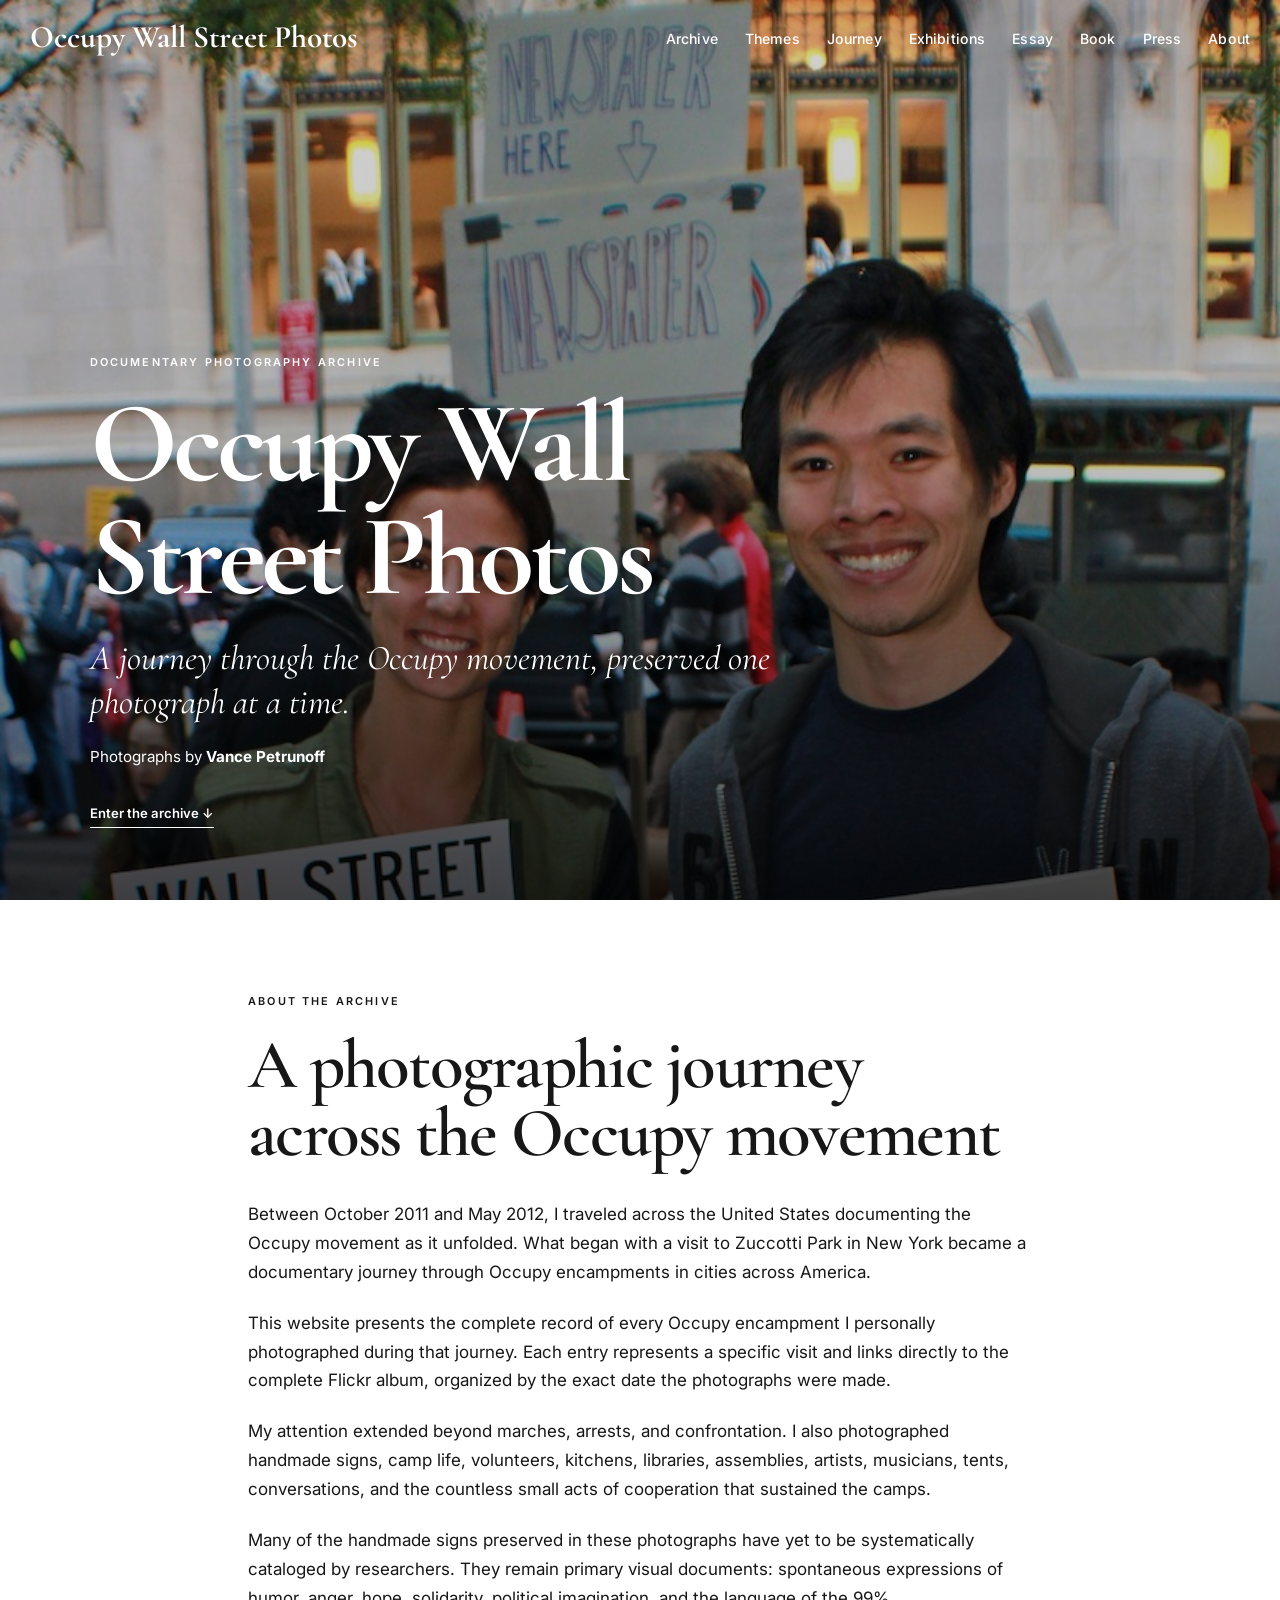
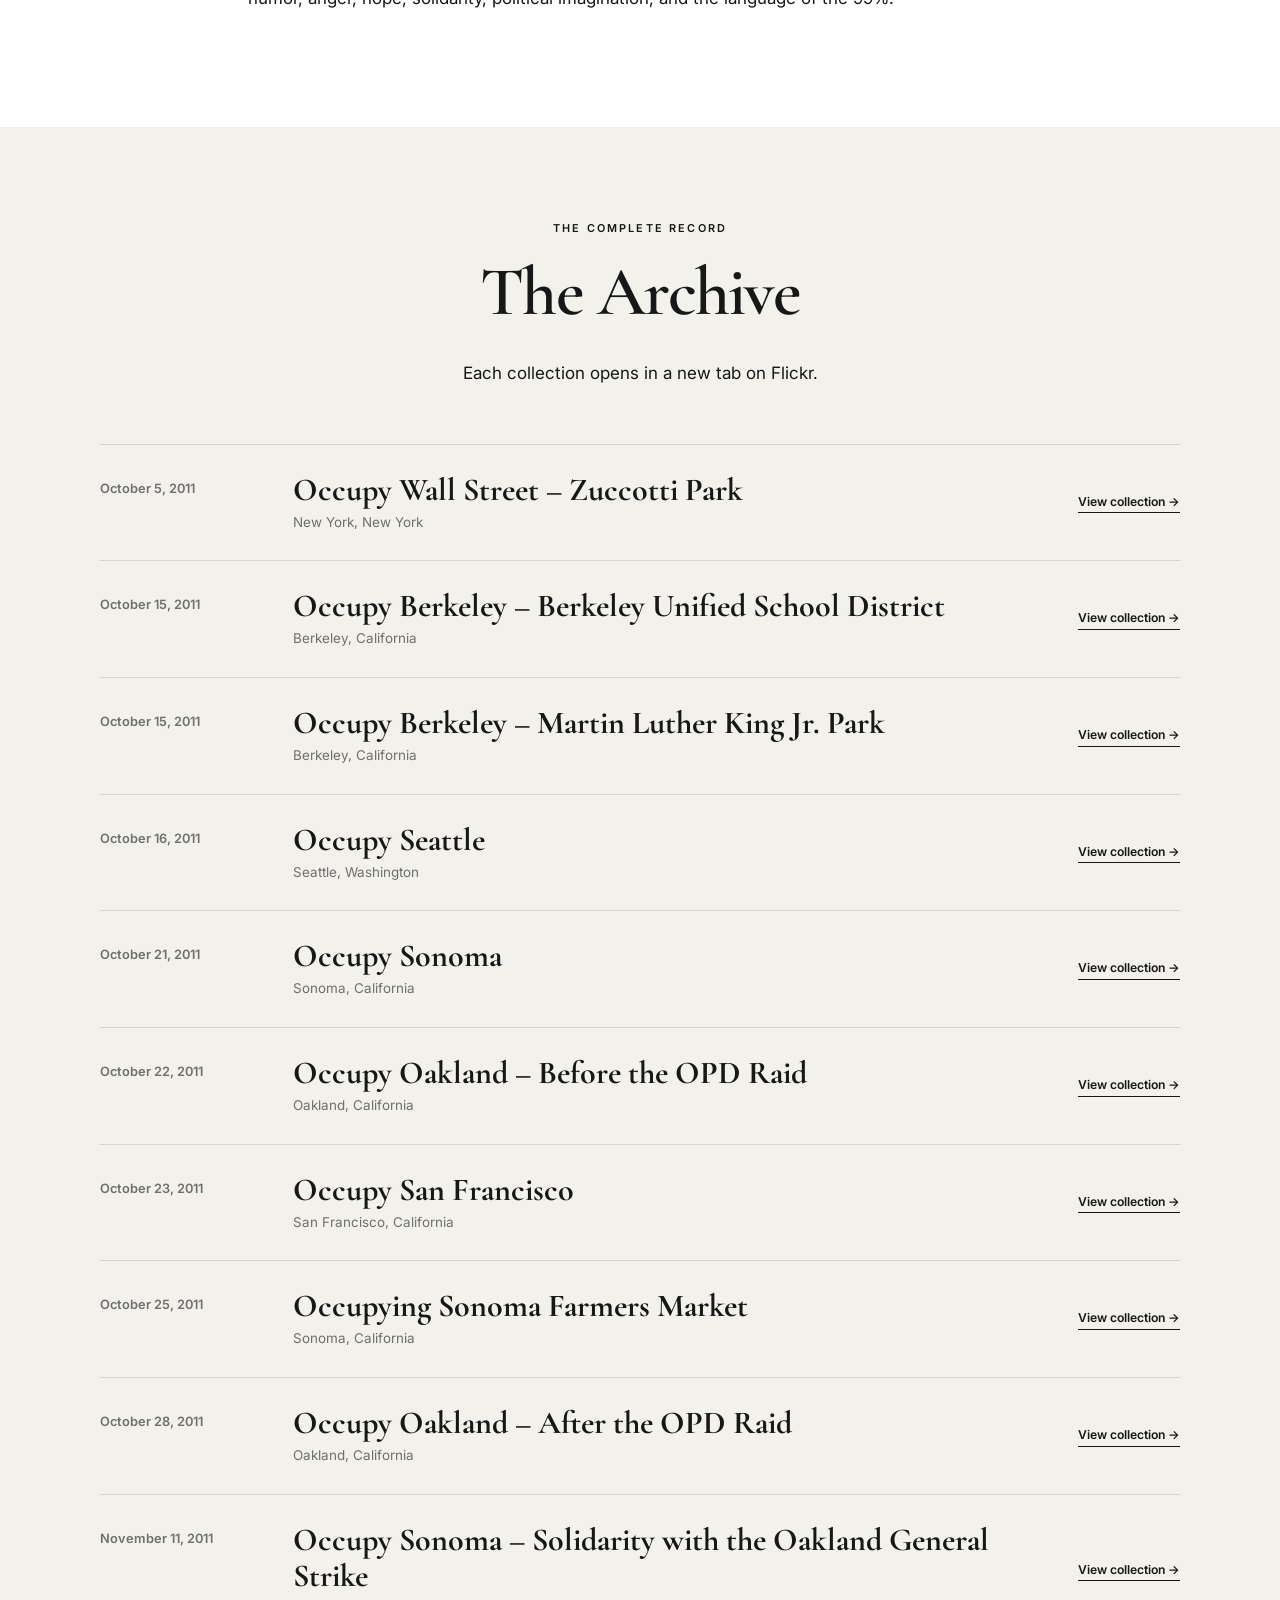
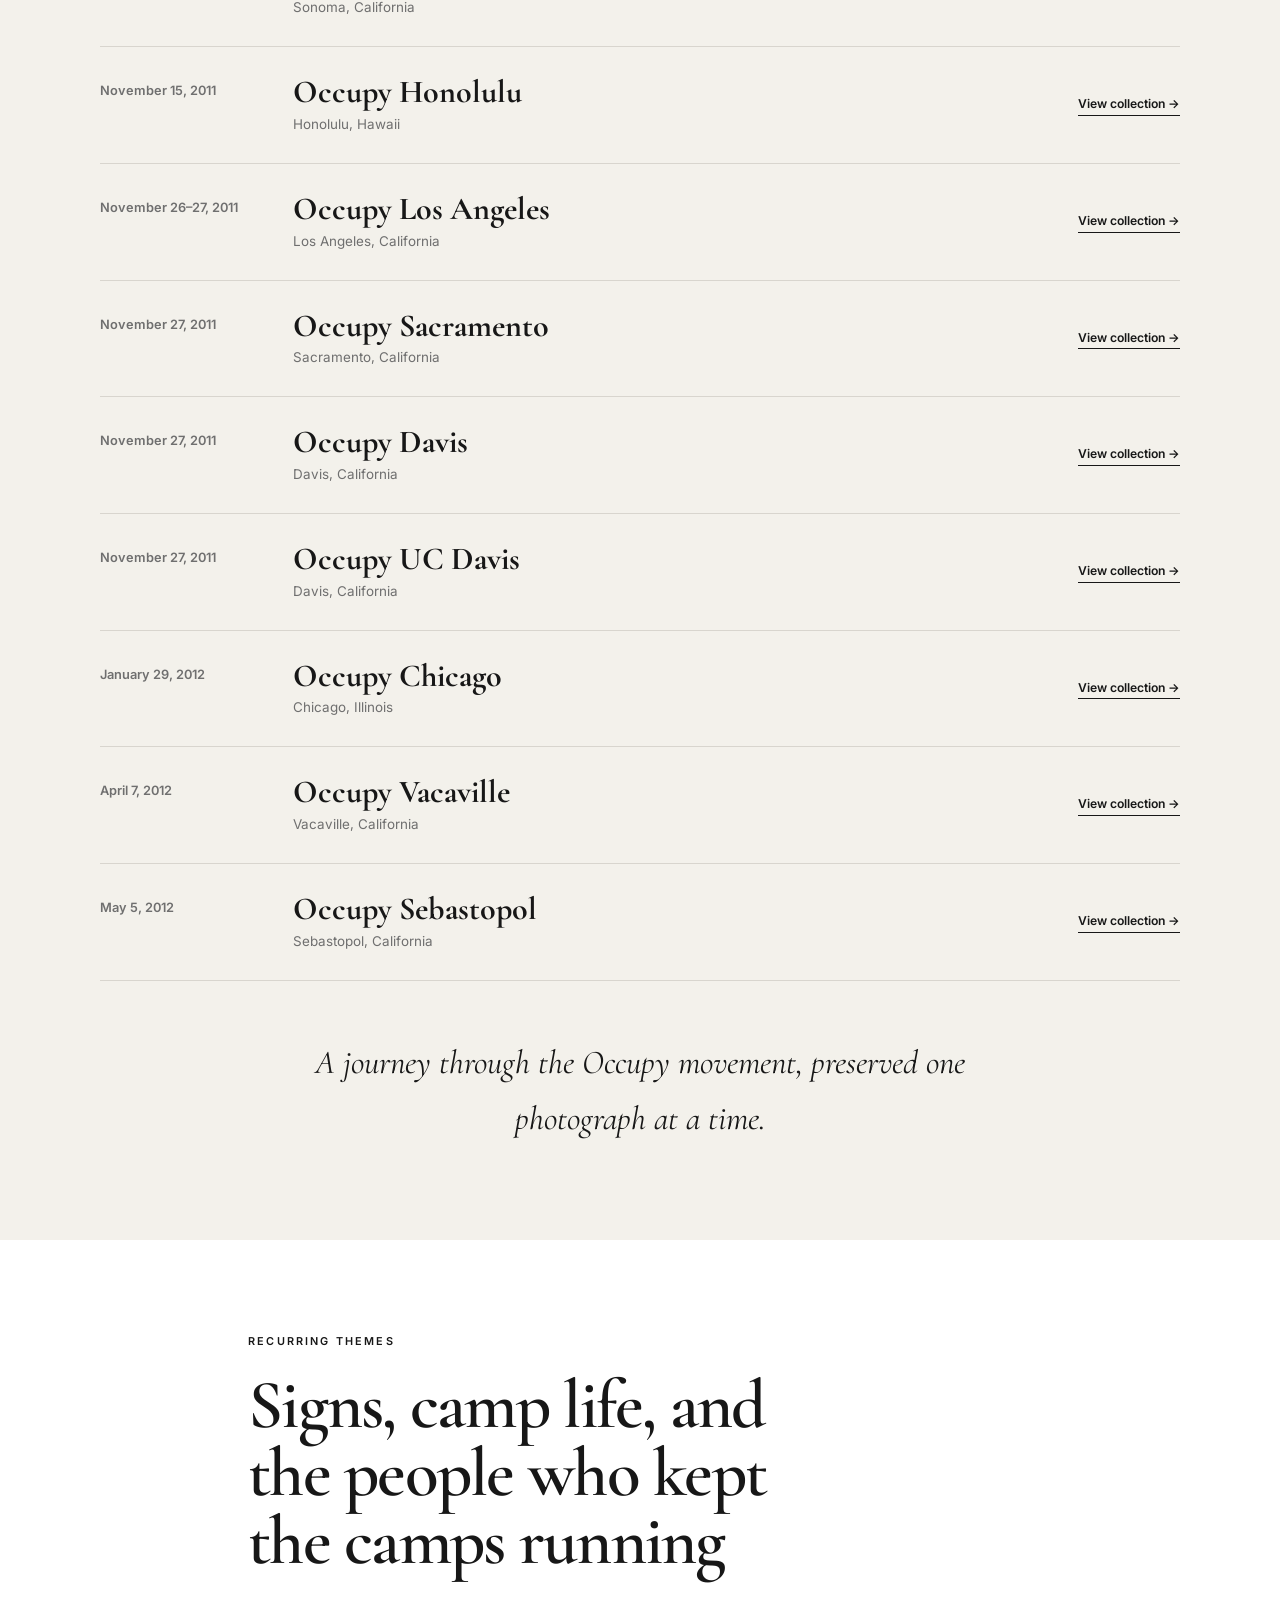
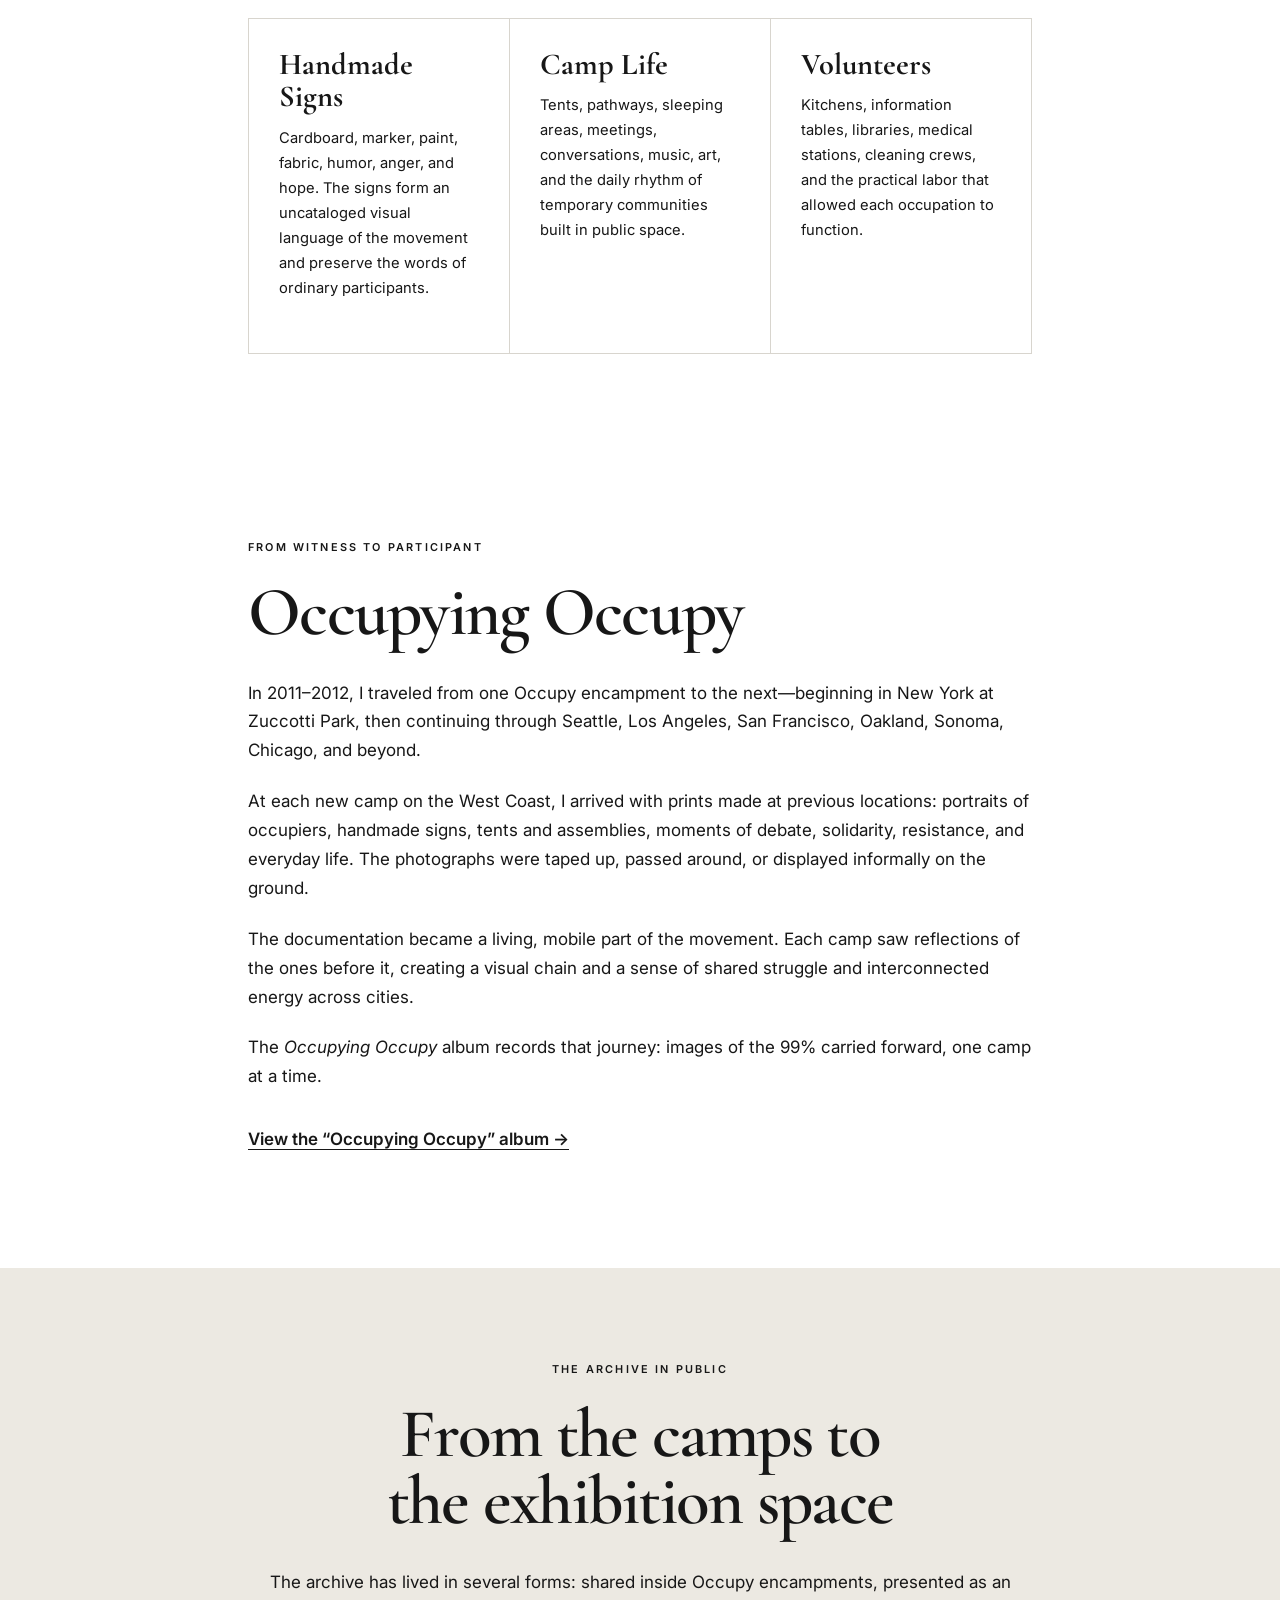
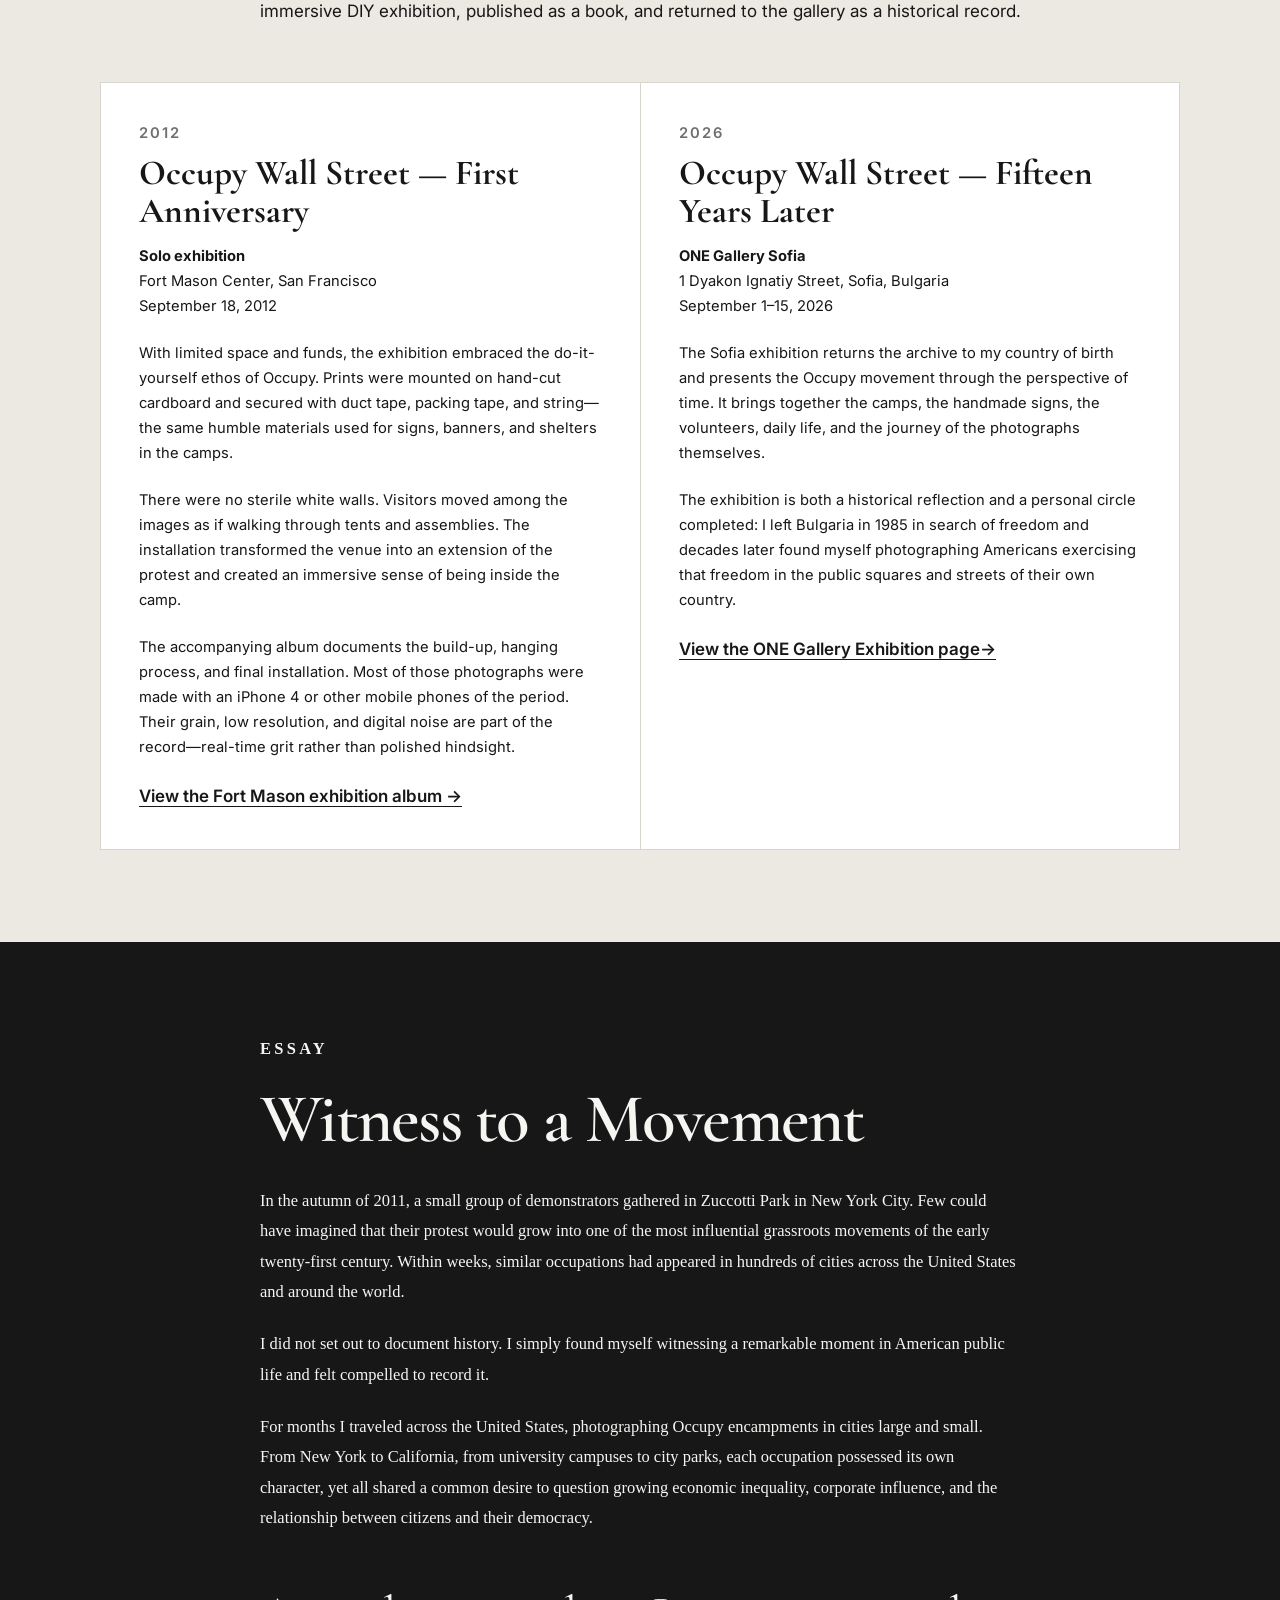
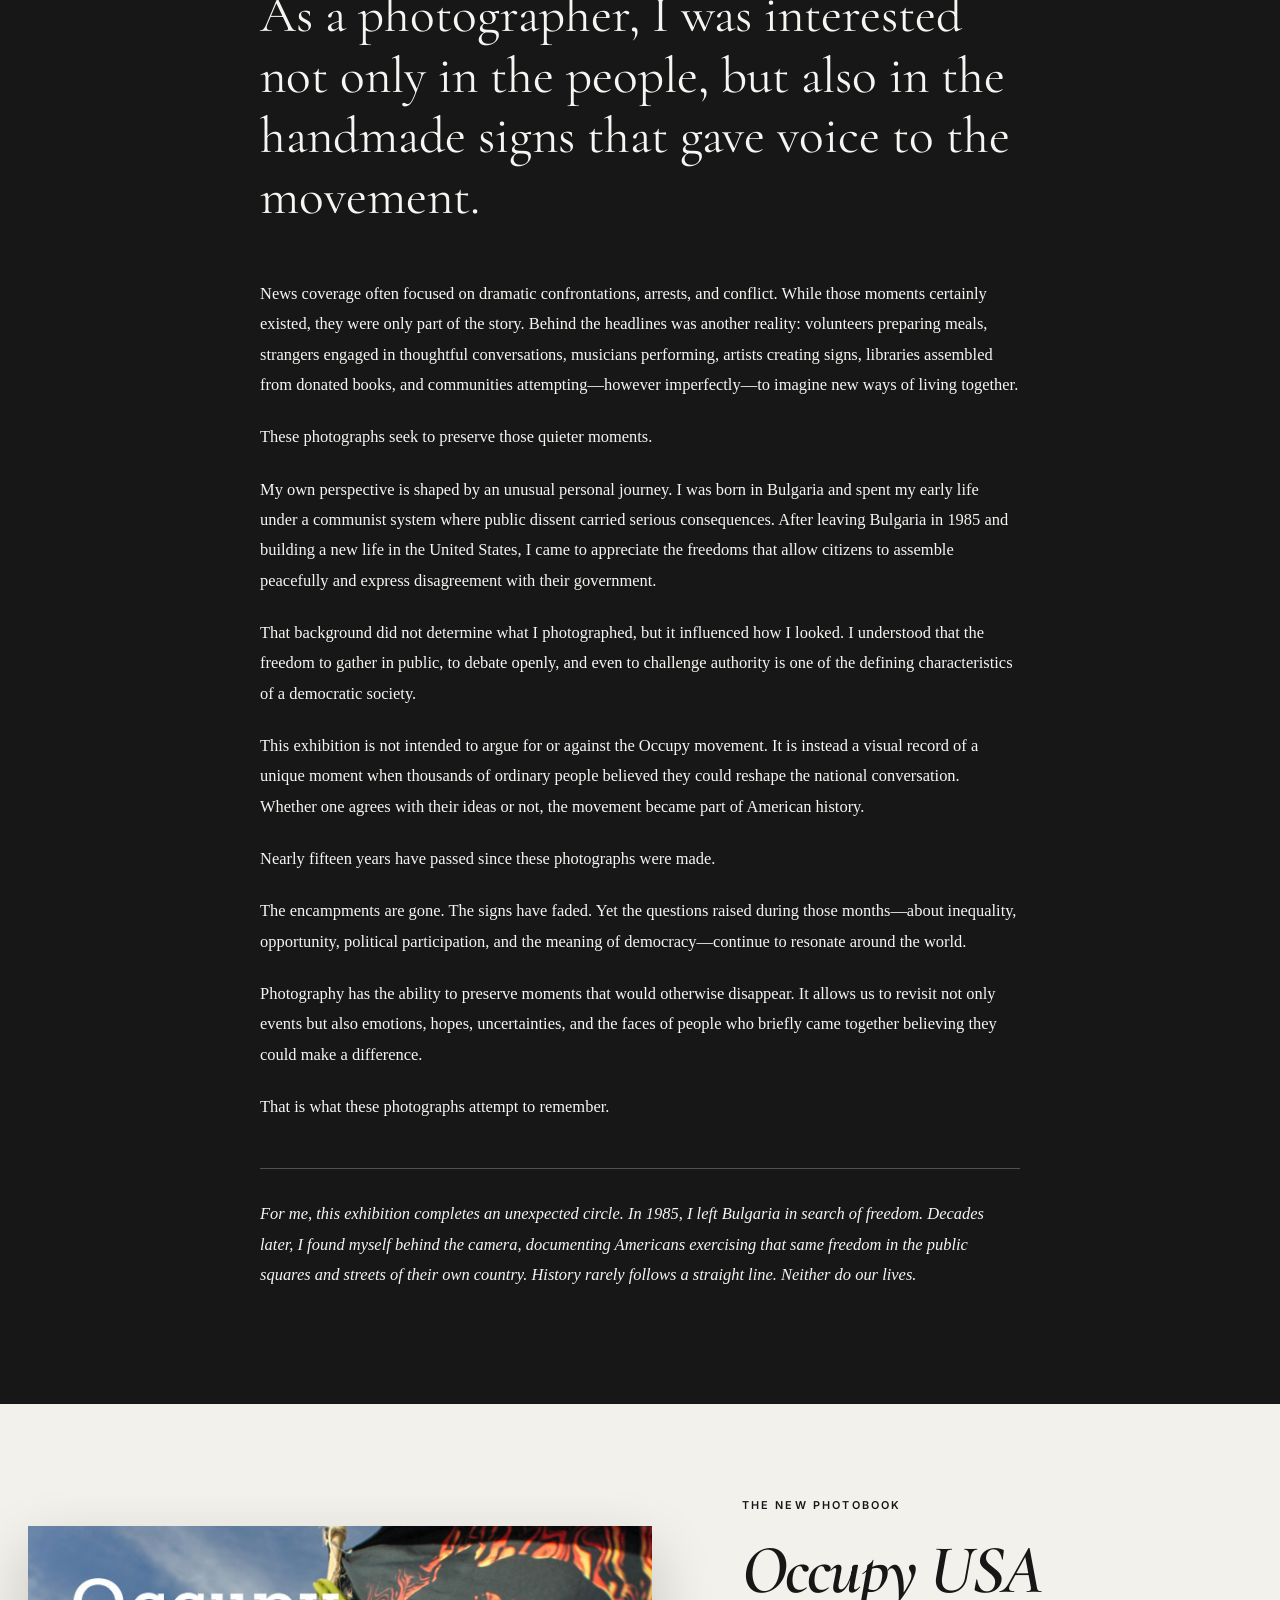
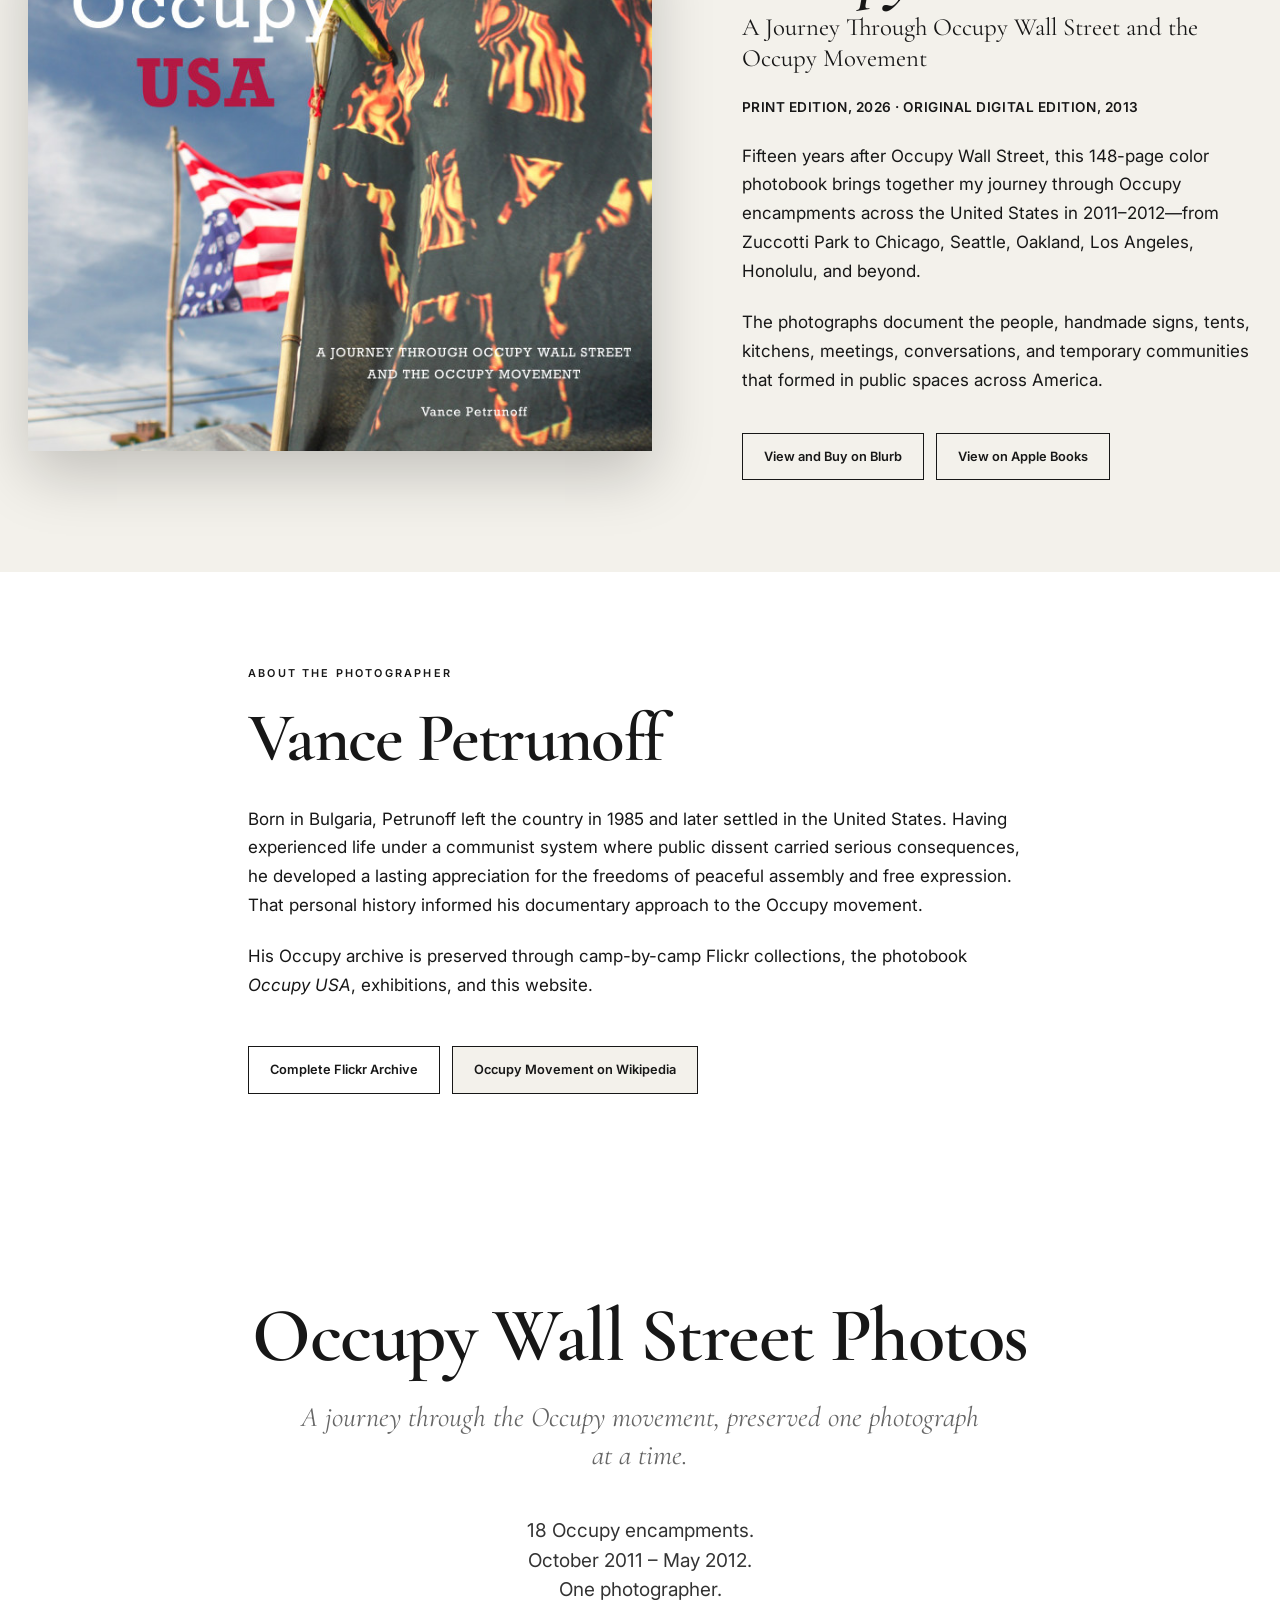
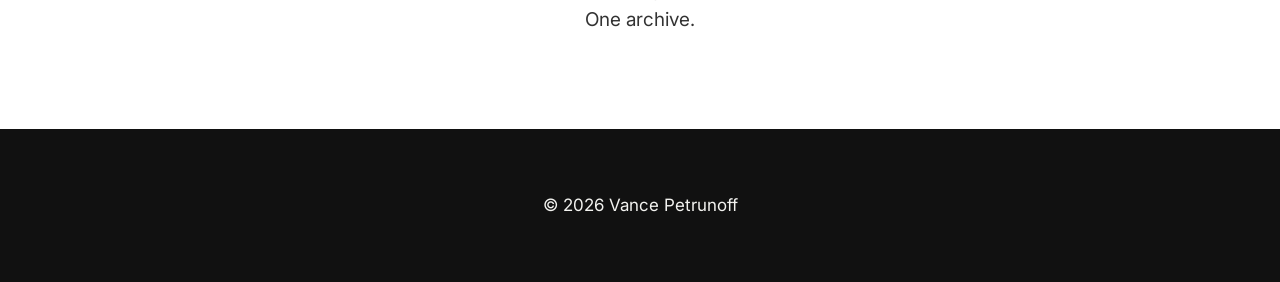
<file: index.html>
<!DOCTYPE html>
<html lang="en">
<head>
  <meta charset="utf-8">
  <meta name="viewport" content="width=device-width, initial-scale=1">

  <title>Occupy Wall Street Photos | Documentary Archive by Vance Petrunoff</title>
  <meta name="description" content="A journey through the Occupy movement, preserved one photograph at a time. A documentary archive by Vance Petrunoff.">
  <meta name="author" content="Vance Petrunoff">

  <meta property="og:title" content="Occupy Wall Street Photos">
  <meta property="og:description" content="A journey through the Occupy movement, preserved one photograph at a time.">
  <meta property="og:type" content="website">
  <meta property="og:url" content="https://occupywallstreetphotos.org/">
  <meta property="og:image" content="https://occupywallstreetphotos.org/images/hero.jpg">

  <link rel="canonical" href="https://occupywallstreetphotos.org/">
  <link rel="icon" href="assets/favicon.svg" type="image/svg+xml">

  <link rel="preconnect" href="https://fonts.googleapis.com">
  <link rel="preconnect" href="https://fonts.gstatic.com" crossorigin>
  <link href="https://fonts.googleapis.com/css2?family=Cormorant+Garamond:wght@500;600;700&family=Inter:wght@300;400;500;600&display=swap" rel="stylesheet">

<link rel="stylesheet" href="style.css?v=12">
  <script src="script.js" defer></script>
  <!-- Google Analytics -->
<script async src="https://www.googletagmanager.com/gtag/js?id=G-S9R1RGYG20"></script>
<script>
  window.dataLayer = window.dataLayer || [];
  function gtag(){dataLayer.push(arguments);}
  gtag('js', new Date());

  gtag('config', 'G-S9R1RGYG20');
</script>
</head>

<body id="top">
  <a class="skip-link" href="#main">Skip to content</a>

  <header class="site-header">
    <nav class="site-nav" aria-label="Primary navigation">
      <a class="site-logo" href="#top">Occupy Wall Street Photos</a>

      <button class="menu-toggle" type="button" aria-expanded="false" aria-controls="primary-menu">
        Menu
      </button>
<ul id="primary-menu" class="nav-links">
  <li><a href="#camps">Archive</a></li>
  <li><a href="#themes">Themes</a></li>
  <li><a href="#participant">Journey</a></li>
  <li><a href="#public">Exhibitions</a></li>
  <li><a href="#essay">Essay</a></li>
  <li><a href="#book">Book</a></li>
  <li><a href="/press/">Press</a></li>
  <li><a href="#photographer">About</a></li>
</ul>
    </nav>
  </header>

  <main id="main">
    <section class="hero" aria-labelledby="hero-title">
      <img src="images/hero.jpg" alt="Occupy movement encampment photographed by Vance Petrunoff">
      <div class="hero-shade" aria-hidden="true"></div>

      <div class="hero-copy">
        <p class="eyebrow">Documentary Photography Archive</p>
        <h1 id="hero-title">Occupy Wall Street Photos</h1>
        <p class="hero-motto">A journey through the Occupy movement, preserved one photograph at a time.</p>
        <p class="hero-credit">Photographs by <strong>Vance Petrunoff</strong></p>
        <a class="hero-link" href="#about-archive">Enter the archive ↓</a>
      </div>
    </section>

    <section id="about-archive" class="section section-narrow">
      <p class="section-kicker">About the Archive</p>
      <h2>A photographic journey across the Occupy movement</h2>

      <p>
        Between October 2011 and May 2012, I traveled across the United States documenting
        the Occupy movement as it unfolded. What began with a visit to Zuccotti Park in New York
        became a documentary journey through Occupy encampments in cities across America.
      </p>

      <p>
        This website presents the complete record of every Occupy encampment I personally
        photographed during that journey. Each entry represents a specific visit and links
        directly to the complete Flickr album, organized by the exact date the photographs were made.
      </p>

      <p>
        My attention extended beyond marches, arrests, and confrontation. I also photographed
        handmade signs, camp life, volunteers, kitchens, libraries, assemblies, artists, musicians,
        tents, conversations, and the countless small acts of cooperation that sustained the camps.
      </p>

      <p>
        Many of the handmade signs preserved in these photographs have yet to be systematically
        cataloged by researchers. They remain primary visual documents: spontaneous expressions
        of humor, anger, hope, solidarity, political imagination, and the language of the 99%.
      </p>
    </section>

    <section id="camps" class="section archive-section" aria-labelledby="archive-title">
      <div class="section-heading">
        <p class="section-kicker">The Complete Record</p>
        <h2 id="archive-title">The Archive</h2>
        <p>Each collection opens in a new tab on Flickr.</p>
      </div>

      <div class="journey-list">
        <article class="camp-entry">
          <time datetime="2011-10-05">October 5, 2011</time>
          <div><h3>Occupy Wall Street – Zuccotti Park</h3><p>New York, New York</p></div>
          <a href="https://www.flickr.com/photos/occupywallstreetphotos/albums/72177720331479574" target="_blank" rel="noopener noreferrer">View collection →</a>
        </article>

        <article class="camp-entry">
          <time datetime="2011-10-15">October 15, 2011</time>
          <div><h3>Occupy Berkeley – Berkeley Unified School District</h3><p>Berkeley, California</p></div>
          <a href="https://www.flickr.com/photos/occupywallstreetphotos/albums/72177720331527807" target="_blank" rel="noopener noreferrer">View collection →</a>
        </article>

        <article class="camp-entry">
          <time datetime="2011-10-15">October 15, 2011</time>
          <div><h3>Occupy Berkeley – Martin Luther King Jr. Park</h3><p>Berkeley, California</p></div>
          <a href="https://www.flickr.com/photos/occupywallstreetphotos/albums/72177720331783439" target="_blank" rel="noopener noreferrer">View collection →</a>
        </article>

        <article class="camp-entry">
          <time datetime="2011-10-16">October 16, 2011</time>
          <div><h3>Occupy Seattle</h3><p>Seattle, Washington</p></div>
          <a href="https://www.flickr.com/photos/occupywallstreetphotos/albums/72177720331569048/" target="_blank" rel="noopener noreferrer">View collection →</a>
        </article>

        <article class="camp-entry">
          <time datetime="2011-10-21">October 21, 2011</time>
          <div><h3>Occupy Sonoma</h3><p>Sonoma, California</p></div>
          <a href="https://www.flickr.com/photos/occupywallstreetphotos/albums/72177720331555010/" target="_blank" rel="noopener noreferrer">View collection →</a>
        </article>

        <article class="camp-entry">
          <time datetime="2011-10-22">October 22, 2011</time>
          <div><h3>Occupy Oakland – Before the OPD Raid</h3><p>Oakland, California</p></div>
          <a href="https://www.flickr.com/photos/occupywallstreetphotos/albums/72177720331513138/" target="_blank" rel="noopener noreferrer">View collection →</a>
        </article>

        <article class="camp-entry">
          <time datetime="2011-10-23">October 23, 2011</time>
          <div><h3>Occupy San Francisco</h3><p>San Francisco, California</p></div>
          <a href="https://www.flickr.com/photos/occupywallstreetphotos/albums/72177720331589923/" target="_blank" rel="noopener noreferrer">View collection →</a>
        </article>

        <article class="camp-entry">
          <time datetime="2011-10-25">October 25, 2011</time>
          <div><h3>Occupying Sonoma Farmers Market</h3><p>Sonoma, California</p></div>
          <a href="https://www.flickr.com/photos/occupywallstreetphotos/albums/72177720331572782/" target="_blank" rel="noopener noreferrer">View collection →</a>
        </article>

        <article class="camp-entry">
          <time datetime="2011-10-28">October 28, 2011</time>
          <div><h3>Occupy Oakland – After the OPD Raid</h3><p>Oakland, California</p></div>
          <a href="https://www.flickr.com/photos/occupywallstreetphotos/albums/72177720331578031/" target="_blank" rel="noopener noreferrer">View collection →</a>
        </article>

        <article class="camp-entry">
          <time datetime="2011-11-11">November 11, 2011</time>
          <div><h3>Occupy Sonoma – Solidarity with the Oakland General Strike</h3><p>Sonoma, California</p></div>
          <a href="https://www.flickr.com/photos/occupywallstreetphotos/albums/72177720331586915/" target="_blank" rel="noopener noreferrer">View collection →</a>
        </article>

        <article class="camp-entry">
          <time datetime="2011-11-15">November 15, 2011</time>
          <div><h3>Occupy Honolulu</h3><p>Honolulu, Hawaii</p></div>
          <a href="https://www.flickr.com/photos/occupywallstreetphotos/albums/72177720331438049/" target="_blank" rel="noopener noreferrer">View collection →</a>
        </article>

        <article class="camp-entry">
          <time datetime="2011-11-26">November 26–27, 2011</time>
          <div><h3>Occupy Los Angeles</h3><p>Los Angeles, California</p></div>
          <a href="https://www.flickr.com/photos/occupywallstreetphotos/albums/72177720331593657/" target="_blank" rel="noopener noreferrer">View collection →</a>
        </article>

        <article class="camp-entry">
          <time datetime="2011-11-27">November 27, 2011</time>
          <div><h3>Occupy Sacramento</h3><p>Sacramento, California</p></div>
          <a href="https://www.flickr.com/photos/occupywallstreetphotos/albums/72177720331622149/" target="_blank" rel="noopener noreferrer">View collection →</a>
        </article>

        <article class="camp-entry">
          <time datetime="2011-11-27">November 27, 2011</time>
          <div><h3>Occupy Davis</h3><p>Davis, California</p></div>
          <a href="https://www.flickr.com/photos/occupywallstreetphotos/albums/72177720331602821/" target="_blank" rel="noopener noreferrer">View collection →</a>
        </article>

        <article class="camp-entry">
          <time datetime="2011-11-27">November 27, 2011</time>
          <div><h3>Occupy UC Davis</h3><p>Davis, California</p></div>
          <a href="https://www.flickr.com/photos/occupywallstreetphotos/albums/72177720331617333/" target="_blank" rel="noopener noreferrer">View collection →</a>
        </article>

        <article class="camp-entry">
          <time datetime="2012-01-29">January 29, 2012</time>
          <div><h3>Occupy Chicago</h3><p>Chicago, Illinois</p></div>
          <a href="https://www.flickr.com/photos/occupywallstreetphotos/albums/72177720331620188/" target="_blank" rel="noopener noreferrer">View collection →</a>
        </article>

        <article class="camp-entry">
          <time datetime="2012-04-07">April 7, 2012</time>
          <div><h3>Occupy Vacaville</h3><p>Vacaville, California</p></div>
          <a href="https://www.flickr.com/photos/occupywallstreetphotos/albums/72177720331614903/" target="_blank" rel="noopener noreferrer">View collection →</a>
        </article>

        <article class="camp-entry">
          <time datetime="2012-05-05">May 5, 2012</time>
          <div><h3>Occupy Sebastopol</h3><p>Sebastopol, California</p></div>
          <a href="https://www.flickr.com/photos/occupywallstreetphotos/albums/72177720331598697/" target="_blank" rel="noopener noreferrer">View collection →</a>
        </article>
      </div>

      <p class="archive-motto">A journey through the Occupy movement, preserved one photograph at a time.</p>
    </section>

    <section id="themes" class="section section-narrow">
      <p class="section-kicker">Recurring Themes</p>
      <h2>Signs, camp life, and the people who kept the camps running</h2>

      <div class="theme-grid">
        <article>
          <h3>Handmade Signs</h3>
          <p>
            Cardboard, marker, paint, fabric, humor, anger, and hope. The signs form an
            uncataloged visual language of the movement and preserve the words of ordinary participants.
          </p>
        </article>

        <article>
          <h3>Camp Life</h3>
          <p>
            Tents, pathways, sleeping areas, meetings, conversations, music, art, and the daily rhythm
            of temporary communities built in public space.
          </p>
        </article>

        <article>
          <h3>Volunteers</h3>
          <p>
            Kitchens, information tables, libraries, medical stations, cleaning crews, and the
            practical labor that allowed each occupation to function.
          </p>
        </article>
      </div>
    </section>

    <section id="participant" class="section section-narrow">
      <p class="section-kicker">From Witness to Participant</p>
      <h2>Occupying Occupy</h2>

      <p>
        In 2011–2012, I traveled from one Occupy encampment to the next—beginning in New York
        at Zuccotti Park, then continuing through Seattle, Los Angeles, San Francisco, Oakland,
        Sonoma, Chicago, and beyond.
      </p>

      <p>
        At each new camp on the West Coast, I arrived with prints made at previous locations: portraits of occupiers,
        handmade signs, tents and assemblies, moments of debate, solidarity, resistance, and everyday life.
        The photographs were taped up, passed around, or displayed informally on the ground.
      </p>

      <p>
        The documentation became a living, mobile part of the movement. Each camp saw reflections
        of the ones before it, creating a visual chain and a sense of shared struggle and interconnected
        energy across cities.
      </p>

      <p>
        The <em>Occupying Occupy</em> album records that journey: images of the 99% carried forward,
        one camp at a time.
      </p>

      <p class="section-link-wrap">
        <a class="text-link" href="https://www.flickr.com/photos/occupywallstreetphotos/albums/72177720331414996/" target="_blank" rel="noopener noreferrer">
          View the “Occupying Occupy” album →
        </a>
      </p>
    </section>

    <section id="public" class="section public-section">
      <div class="section-heading">
        <p class="section-kicker">The Archive in Public</p>
        <h2>From the camps to the exhibition space</h2>
        <p>
          The archive has lived in several forms: shared inside Occupy encampments,
          presented as an immersive DIY exhibition, published as a book, and returned
          to the gallery as a historical record.
        </p>
      </div>

      <div class="public-grid">
        <article class="public-card">
          <p class="public-year">2012</p>
          <h3>Occupy Wall Street — First Anniversary</h3>
          <p><strong>Solo exhibition</strong><br>Fort Mason Center, San Francisco<br>September 18, 2012</p>

          <p>
            With limited space and funds, the exhibition embraced the do-it-yourself ethos of Occupy.
            Prints were mounted on hand-cut cardboard and secured with duct tape, packing tape,
            and string—the same humble materials used for signs, banners, and shelters in the camps.
          </p>

          <p>
            There were no sterile white walls. Visitors moved among the images as if walking through
            tents and assemblies. The installation transformed the venue into an extension of the protest
            and created an immersive sense of being inside the camp.
          </p>

          <p>
            The accompanying album documents the build-up, hanging process, and final installation.
            Most of those photographs were made with an iPhone 4 or other mobile phones of the period.
            Their grain, low resolution, and digital noise are part of the record—real-time grit rather
            than polished hindsight.
          </p>

          <a class="text-link" href="https://www.flickr.com/photos/occupywallstreetphotos/albums/72177720331459844/" target="_blank" rel="noopener noreferrer">
            View the Fort Mason exhibition album →
          </a>
        </article>

        <article class="public-card">
          <p class="public-year">2026</p>
          <h3>Occupy Wall Street — Fifteen Years Later</h3>
          <p><strong>ONE Gallery Sofia</strong><br>1 Dyakon Ignatiy Street, Sofia, Bulgaria<br>September 1–15, 2026</p>

          <p>
            The Sofia exhibition returns the archive to my country of birth and presents the Occupy
            movement through the perspective of time. It brings together the camps, the handmade signs,
            the volunteers, daily life, and the journey of the photographs themselves.
          </p>

          <p>
            The exhibition is both a historical reflection and a personal circle completed:
            I left Bulgaria in 1985 in search of freedom and decades later found myself
            photographing Americans exercising that freedom in the public squares and streets
            of their own country.
          </p>

          <a class="text-link" href="https://onegallery.eu/en/exhibitions/we-are-the-99/" target="_blank" rel="noopener noreferrer">
            View the ONE Gallery Exhibition page→
          </a>
        </article>
      </div>
    </section>

    <section id="essay" class="section essay-section">
      <div class="essay-wrap">
        <p class="section-kicker">Essay</p>
        <h2>Witness to a Movement</h2>

        <p>In the autumn of 2011, a small group of demonstrators gathered in Zuccotti Park in New York City. Few could have imagined that their protest would grow into one of the most influential grassroots movements of the early twenty-first century. Within weeks, similar occupations had appeared in hundreds of cities across the United States and around the world.</p>

        <p>I did not set out to document history. I simply found myself witnessing a remarkable moment in American public life and felt compelled to record it.</p>

        <p>For months I traveled across the United States, photographing Occupy encampments in cities large and small. From New York to California, from university campuses to city parks, each occupation possessed its own character, yet all shared a common desire to question growing economic inequality, corporate influence, and the relationship between citizens and their democracy.</p>

        <p class="pull-quote">As a photographer, I was interested not only in the people, but also in the handmade signs that gave voice to the movement.</p>

        <p>News coverage often focused on dramatic confrontations, arrests, and conflict. While those moments certainly existed, they were only part of the story. Behind the headlines was another reality: volunteers preparing meals, strangers engaged in thoughtful conversations, musicians performing, artists creating signs, libraries assembled from donated books, and communities attempting—however imperfectly—to imagine new ways of living together.</p>

        <p>These photographs seek to preserve those quieter moments.</p>

        <p>My own perspective is shaped by an unusual personal journey. I was born in Bulgaria and spent my early life under a communist system where public dissent carried serious consequences. After leaving Bulgaria in 1985 and building a new life in the United States, I came to appreciate the freedoms that allow citizens to assemble peacefully and express disagreement with their government.</p>

        <p>That background did not determine what I photographed, but it influenced how I looked. I understood that the freedom to gather in public, to debate openly, and even to challenge authority is one of the defining characteristics of a democratic society.</p>

        <p>This exhibition is not intended to argue for or against the Occupy movement. It is instead a visual record of a unique moment when thousands of ordinary people believed they could reshape the national conversation. Whether one agrees with their ideas or not, the movement became part of American history.</p>

        <p>Nearly fifteen years have passed since these photographs were made.</p>

        <p>The encampments are gone. The signs have faded. Yet the questions raised during those months—about inequality, opportunity, political participation, and the meaning of democracy—continue to resonate around the world.</p>

        <p>Photography has the ability to preserve moments that would otherwise disappear. It allows us to revisit not only events but also emotions, hopes, uncertainties, and the faces of people who briefly came together believing they could make a difference.</p>

        <p>That is what these photographs attempt to remember.</p>

        <p class="essay-ending">For me, this exhibition completes an unexpected circle. In 1985, I left Bulgaria in search of freedom. Decades later, I found myself behind the camera, documenting Americans exercising that same freedom in the public squares and streets of their own country. History rarely follows a straight line. Neither do our lives.</p>
      </div>
    </section>

    <section id="book" class="section book-section" aria-labelledby="book-title">
      <div class="book-cover">
        <img src="images/occupy-usa-book-cover.jpg" alt="Cover of Occupy USA by Vance Petrunoff" loading="lazy">
      </div>

      <div class="book-copy">
        <p class="section-kicker">The New Photobook</p>
        <h2 id="book-title"><em>Occupy USA</em></h2>
        <p class="book-subtitle">
  A Journey Through Occupy Wall Street and the Occupy Movement
</p>

<p class="book-editions">
  Print edition, 2026 · Original digital edition, 2013
</p>
          Fifteen years after Occupy Wall Street, this 148-page color photobook brings together
          my journey through Occupy encampments across the United States in 2011–2012—from
          Zuccotti Park to Chicago, Seattle, Oakland, Los Angeles, Honolulu, and beyond.
        </p>
        <p>
          The photographs document the people, handmade signs, tents, kitchens, meetings,
          conversations, and temporary communities that formed in public spaces across America.
        </p>
        <div class="book-links">
          <a class="button" href="https://www.blurb.com/b/12969468-occupy-usa" target="_blank" rel="noopener noreferrer">
            View and Buy on Blurb
          </a>
          <a class="button button-secondary" href="https://books.apple.com/us/book/occupy-usa/id687690426" target="_blank" rel="noopener noreferrer">
            View on Apple Books
          </a>
        </div>
      </div>
    </section>

    <section id="photographer" class="section section-narrow">
      <p class="section-kicker">About the Photographer</p>
      <h2>Vance Petrunoff</h2>

      <p>
        Born in Bulgaria, Petrunoff left the country in 1985 and later settled in the United States. Having experienced life under a communist system where public dissent carried serious consequences, he developed a lasting appreciation for the freedoms of peaceful assembly and free expression. That personal history informed his documentary approach to the Occupy movement.
      </p>

      <p>
        His Occupy archive is preserved through camp-by-camp Flickr collections,
        the photobook <em>Occupy USA</em>, exhibitions, and this website.
      </p>

      <div class="link-row">
        <a class="button" href="https://www.flickr.com/photos/occupywallstreetphotos/albums/" target="_blank" rel="noopener noreferrer">Complete Flickr Archive</a>
        <a class="button button-secondary" href="https://en.wikipedia.org/wiki/Occupy_movement#External_links" target="_blank" rel="noopener noreferrer">Occupy Movement on Wikipedia</a>
      </div>
    </section>
  </main>

  <section class="closing-statement">

    <h2>Occupy Wall Street Photos</h2>

    <p class="closing-motto">
        A journey through the Occupy movement,
        preserved one photograph at a time.
    </p>

    <div class="closing-facts">
       <div class="closing-facts">

    <p>
        18 Occupy encampments.<br>
        October 2011 – May 2012.<br>
        One photographer.<br>
        One archive.
    </p>

</div>
    </div>

</section>
  
  <footer class="site-footer">

    <p>© <span id="copyright-year"></span> Vance Petrunoff</p>

</footer>
</body>
</html>
</file>
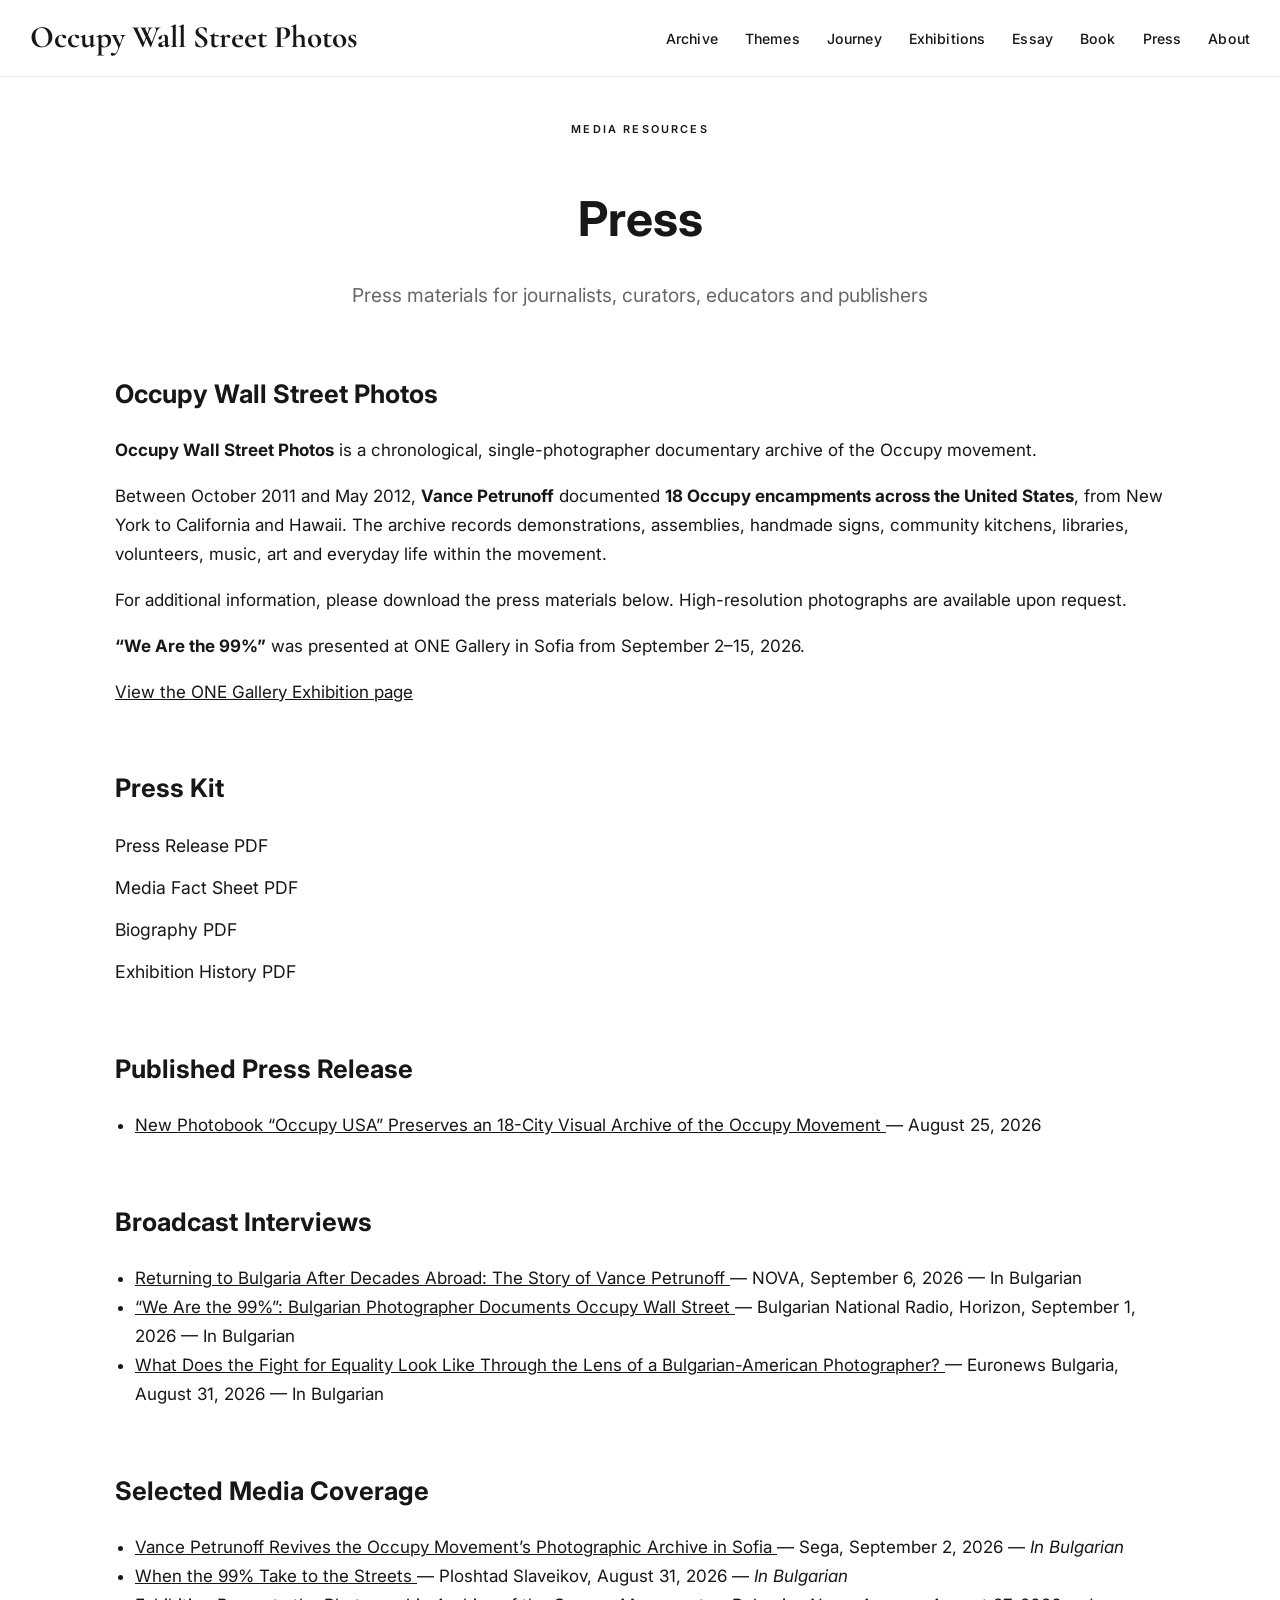
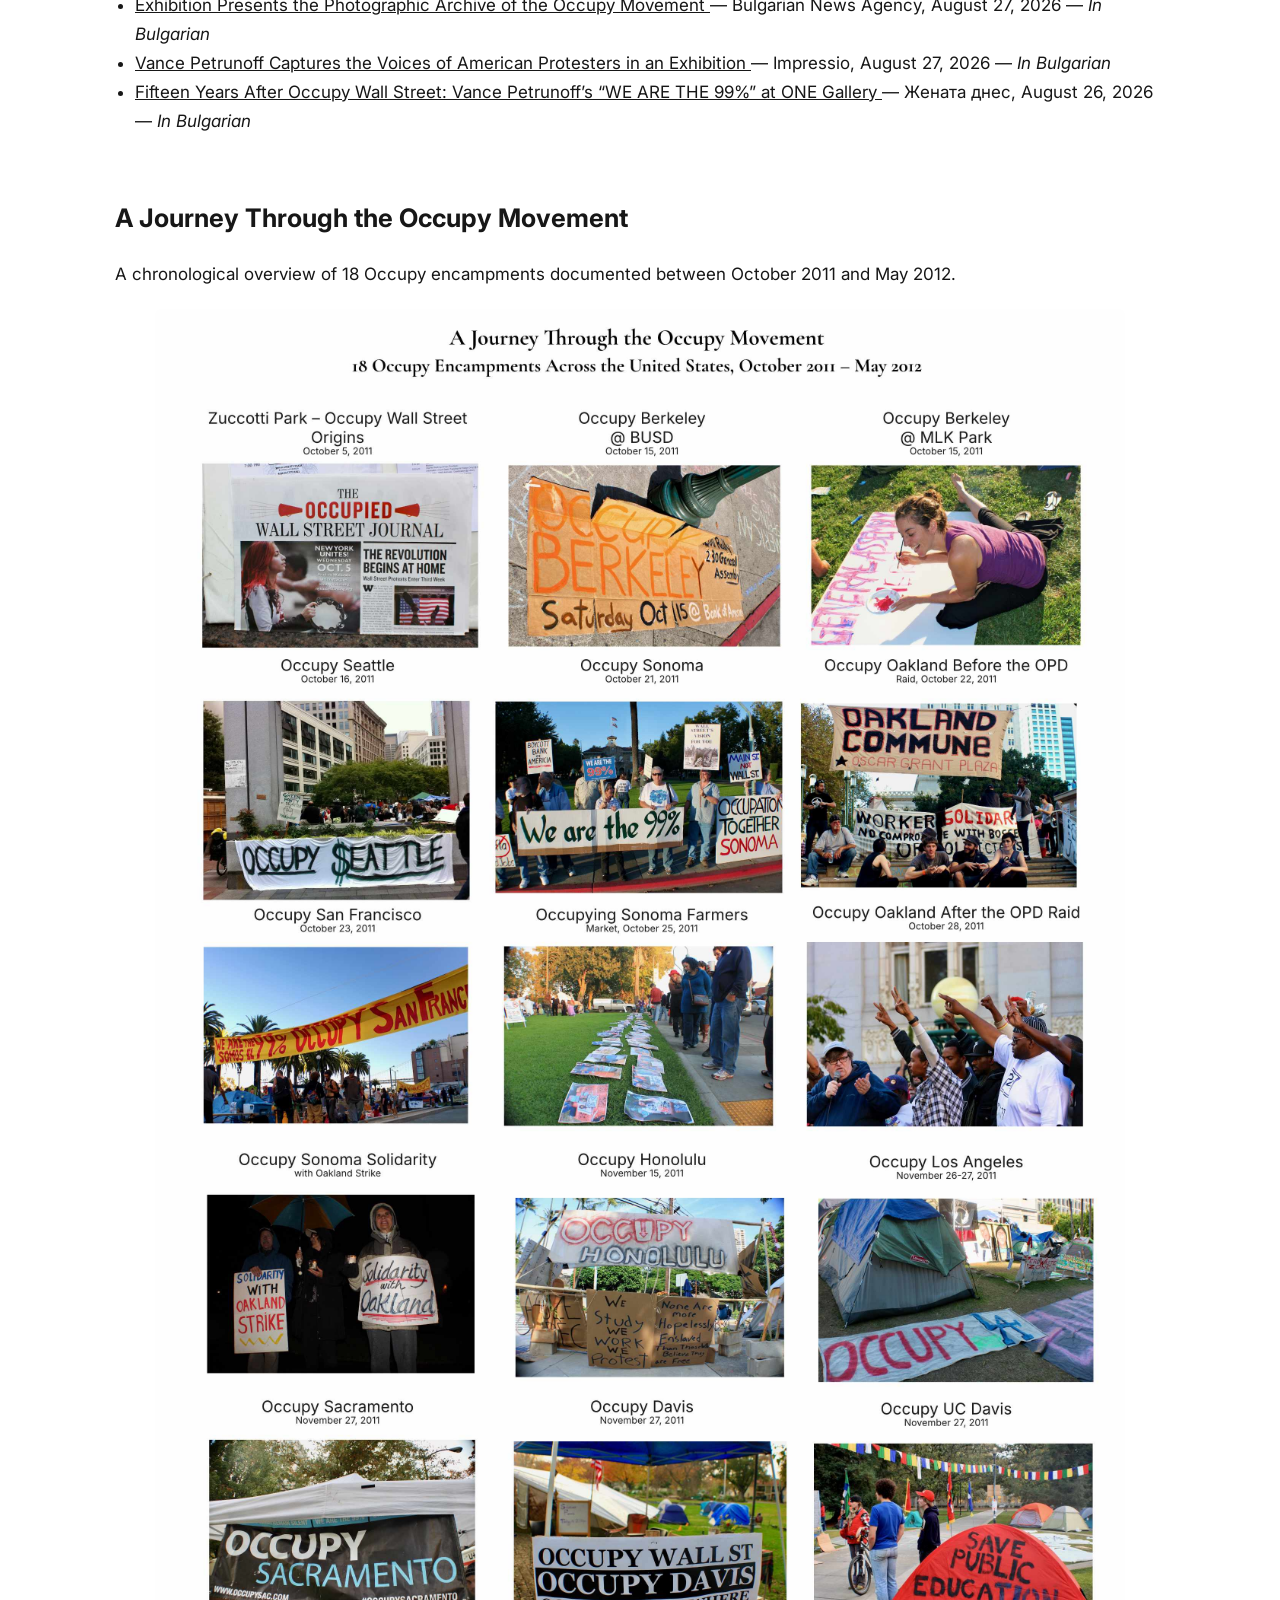
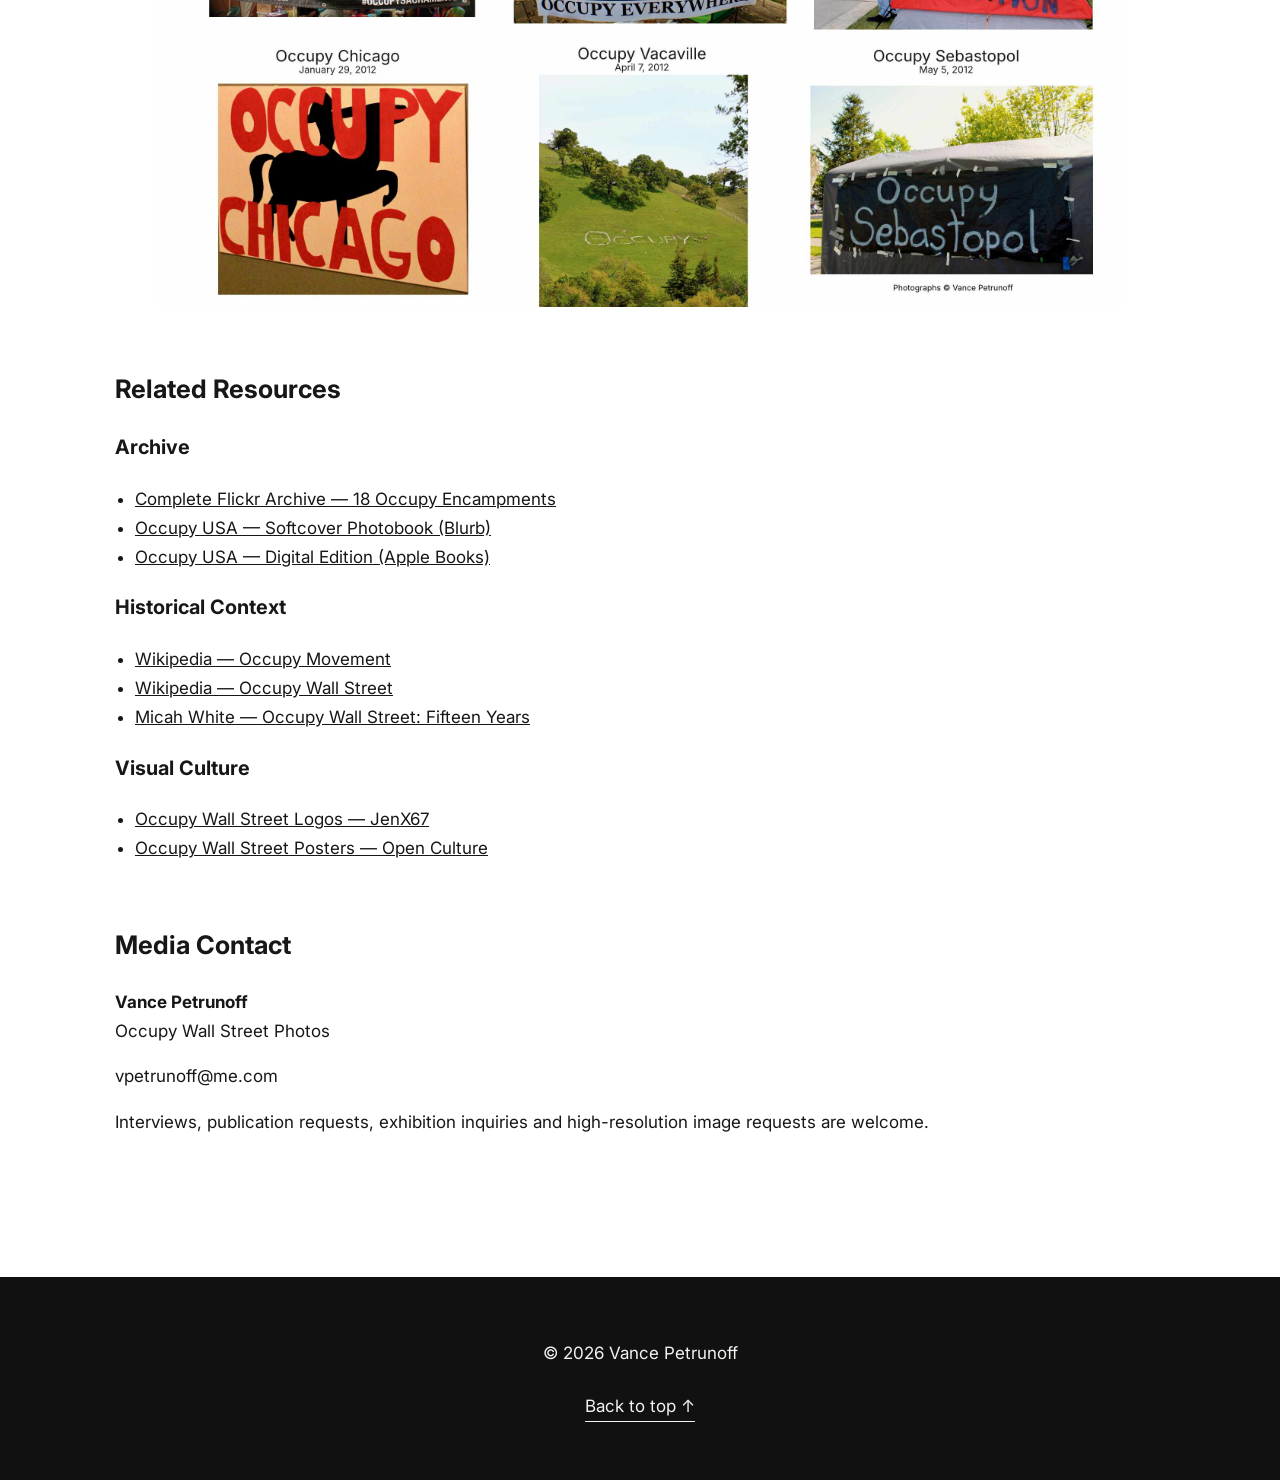
<file: press/index.html>
<!DOCTYPE html>
<html lang="en">
<head>
  <meta charset="UTF-8">

  <meta
    name="viewport"
    content="width=device-width, initial-scale=1.0">

  <meta
    name="description"
    content="Press materials and media resources for Occupy Wall Street Photos, Vance Petrunoff's documentary archive of 18 Occupy encampments.">

  <title>Press | Occupy Wall Street Photos</title>

  <link rel="preconnect" href="https://fonts.googleapis.com">
  <link rel="preconnect" href="https://fonts.gstatic.com" crossorigin>

  <link
    href="https://fonts.googleapis.com/css2?family=Cormorant+Garamond:wght@400;500;600;700&family=Inter:wght@300;400;500;600&display=swap"
    rel="stylesheet">

  <link rel="stylesheet" href="../style.css?v=12">
  <!-- Google Analytics -->
<script async src="https://www.googletagmanager.com/gtag/js?id=G-S9R1RGYG20"></script>
<script>
  window.dataLayer = window.dataLayer || [];
  function gtag(){dataLayer.push(arguments);}
  gtag('js', new Date());

  gtag('config', 'G-S9R1RGYG20');
</script>
</head>

<body id="top">

  <a class="skip-link" href="#main">
    Skip to content
  </a>

  <!-- Navigation -->

  <header class="site-header press-page-header">
    <nav class="site-nav" aria-label="Primary navigation">

      <a class="site-logo" href="../index.html#top">
        Occupy Wall Street Photos
      </a>

      <button
        class="menu-toggle"
        type="button"
        aria-expanded="false"
        aria-controls="primary-menu">
        Menu
      </button>

      <ul id="primary-menu" class="nav-links">
        <li><a href="../index.html#camps">Archive</a></li>
        <li><a href="../index.html#themes">Themes</a></li>
        <li><a href="../index.html#participant">Journey</a></li>
        <li><a href="../index.html#public">Exhibitions</a></li>
        <li><a href="../index.html#essay">Essay</a></li>
        <li><a href="../index.html#book">Book</a></li>

        <li>
          <a href="./" aria-current="page">
            Press
          </a>
        </li>

        <li><a href="../index.html#photographer">About</a></li>
      </ul>

    </nav>
  </header>

  <!-- Main Content -->

  <main id="main" class="press-page">

    <!-- Page Heading -->

    <section class="press-hero">

      <p class="section-kicker">
        Media Resources
      </p>

      <h1>Press</h1>

      <p class="subtitle">
        Press materials for journalists, curators, educators and publishers
      </p>

    </section>

    <!-- Introduction -->

    <section class="press-intro">

      <h2>Occupy Wall Street Photos</h2>

      <p>
        <strong>Occupy Wall Street Photos</strong> is a chronological,
        single-photographer documentary archive of the Occupy movement.
      </p>

      <p>
        Between October 2011 and May 2012,
        <strong>Vance Petrunoff</strong> documented
        <strong>18 Occupy encampments across the United States</strong>,
        from New York to California and Hawaii. The archive records
        demonstrations, assemblies, handmade signs, community kitchens,
        libraries, volunteers, music, art and everyday life within the
        movement.
      </p>

      <p>
        For additional information, please download the press materials below.
        High-resolution photographs are available upon request.
      </p>

      <p>
  <strong>“We Are the 99%”</strong> was presented at ONE Gallery in Sofia
  from September 2–15, 2026.
</p>
<p>
  <a href="https://onegallery.eu/en/exhibitions/we-are-the-99/">
    View the ONE Gallery Exhibition page
  </a>
</p>

    </section>

    <!-- Press Kit -->

    <section class="downloads">

      <h2>Press Kit</h2>

      <ul class="download-list">

        <li>
          <a
            href="../pdf/Press_Release.pdf?v=2"
            target="_blank"
            rel="noopener">
            Press Release
            <span>PDF</span>
          </a>
        </li>

        <li>
          <a
            href="../pdf/Media_Fact_Sheet.pdf"
            target="_blank"
            rel="noopener">
            Media Fact Sheet
            <span>PDF</span>
          </a>
        </li>

        <li>
          <a
            href="../pdf/Biography.pdf"
            target="_blank"
            rel="noopener">
            Biography
            <span>PDF</span>
          </a>
        </li>

        <li>
          <a
            href="../pdf/Exhibition_History.pdf"
            target="_blank"
            rel="noopener">
            Exhibition History
            <span>PDF</span>
          </a>
        </li>

      </ul>

    </section>

   <section class="links published-releases">

  <h2>Published Press Release</h2>

  <ul>
    <li>
      <a
        href="https://www.prlog.org/13164478"
        target="_blank"
        rel="noopener">
        New Photobook “Occupy USA” Preserves an 18-City Visual Archive of the Occupy Movement
      </a>
      — August 25, 2026
    </li>
  </ul>

</section>

<!-- Broadcast Interviews -->

<section class="links broadcast-coverage">

  <section>
  <h2>Broadcast Interviews</h2>

  <ul>
    <li>
      <a
        href="https://nova.bg/news/view/2026/09/06/550401/%D0%B4%D0%B0-%D1%81%D0%B5-%D0%B7%D0%B0%D0%B2%D1%8A%D1%80%D0%BD%D0%B5%D1%88-%D0%B2-%D0%B1%D1%8A%D0%BB%D0%B3%D0%B0%D1%80%D0%B8%D1%8F-%D1%81%D0%BB%D0%B5%D0%B4-%D0%B4%D0%B5%D1%81%D0%B5%D1%82%D0%B8%D0%BB%D0%B5%D1%82%D0%B8%D1%8F-%D0%B2-%D0%B5%D0%BC%D0%B8%D0%B3%D1%80%D0%B0%D1%86%D0%B8%D1%8F-%D0%B8%D1%81%D1%82%D0%BE%D1%80%D0%B8%D1%8F%D1%82%D0%B0-%D0%BD%D0%B0-%D0%B2%D0%B0%D0%BD%D1%81-%D0%BF%D0%B5%D1%82%D1%80%D1%83%D0%BD%D0%BE%D0%B2/"
        target="_blank"
        rel="noopener noreferrer"
      >
        Returning to Bulgaria After Decades Abroad: The Story of Vance Petrunoff
      </a>
      — NOVA, September 6, 2026 — In Bulgarian
    </li>

    <li>
      <a
        href="https://bnrnews.bg/horizont/post/522731/nie-sme-99-protsenta-balgarin-dokumentira-proyavite-na-okupiray-uolstriyt"
        target="_blank"
        rel="noopener noreferrer"
      >
        “We Are the 99%”: Bulgarian Photographer Documents Occupy Wall Street
      </a>
      — Bulgarian National Radio, Horizon, September 1, 2026 — In Bulgarian
    </li>

    <li>
      <a
        href="https://euronews.bg/programs/kak-izglezhda-borbata-za-ravenstvo-prez-obektiva-na-edin-balgaro-amerikanski-fotograf/"
        target="_blank"
        rel="noopener noreferrer"
      >
        What Does the Fight for Equality Look Like Through the Lens of a Bulgarian-American Photographer?
      </a>
      — Euronews Bulgaria, August 31, 2026 — In Bulgarian
    </li>
  </ul>
</section>
<!-- Selected Media Coverage -->

<section class="links media-coverage">

  <h2>Selected Media Coverage</h2>

  <ul>
    <li>
      <a
        href="https://www.segabg.com/category-culture/vans-petrunov-vuzrazhda-sofiya-fotoarhiva-na-dvizhenieto-okupiray"
        target="_blank"
        rel="noopener">
        Vance Petrunoff Revives the Occupy Movement’s Photographic Archive in Sofia
      </a>
      — Sega, September 2, 2026 — <em>In Bulgarian</em>
    </li>

    <li>
      <a
        href="https://www.ploshtadslaveikov.com/kogato-99-izlyazat-na-protest/"
        target="_blank"
        rel="noopener">
        When the 99% Take to the Streets
      </a>
      — Ploshtad Slaveikov, August 31, 2026 — <em>In Bulgarian</em>
    </li>

    <li>
      <a
        href="https://www.bta.bg/bg/news/lik/1192838-izlozhba-predstavya-fotografskiya-arhiv-na-dvizhenieto-occupy"
        target="_blank"
        rel="noopener">
        Exhibition Presents the Photographic Archive of the Occupy Movement
      </a>
      — Bulgarian News Agency, August 27, 2026 — <em>In Bulgarian</em>
    </li>

    <li>
      <a
        href="https://impressio.dir.bg/photography/vans-petrunov-ulavya-glasovete-na-protestirashti-amerikantsi-v-izlozhba"
        target="_blank"
        rel="noopener">
        Vance Petrunoff Captures the Voices of American Protesters in an Exhibition
      </a>
      — Impressio, August 27, 2026 — <em>In Bulgarian</em>
    </li>

    <li>
      <a
        href="https://www.jenatadnes.com/kakvo-novo/15-godini-sled-occupy-wall-street-we-are-the-99-na-vans-petrunov-v-one-gallery/"
        target="_blank"
        rel="noopener">
        Fifteen Years After Occupy Wall Street: Vance Petrunoff’s “WE ARE THE 99%” at ONE Gallery
      </a>
      — Жената днес, August 26, 2026 — <em>In Bulgarian</em>
    </li>
  </ul>

</section>

    <!-- Archive Overview -->

    <section class="press-images">

      <h2>A Journey Through the Occupy Movement</h2>

      <p>
        A chronological overview of 18 Occupy encampments documented
        between October 2011 and May 2012.
      </p>

      <figure>

        <img
          src="../images/archive-overview.jpg"
          alt="A chronological overview of 18 Occupy encampments photographed by Vance Petrunoff between October 2011 and May 2012"
          loading="lazy">

    

      </figure>

    </section>

    <!-- Related Resources -->

    <section class="links">

      <h2>Related Resources</h2>

      <h3>Archive</h3>

      <ul>

        <li>
          <a
            href="https://www.flickr.com/photos/occupywallstreetphotos/albums/"
            target="_blank"
            rel="noopener">
            Complete Flickr Archive — 18 Occupy Encampments
          </a>
        </li>

        <li>
          <a
            href="https://www.blurb.com/b/12969468-occupy-usa"
            target="_blank"
            rel="noopener">
            Occupy USA — Softcover Photobook (Blurb)
          </a>
        </li>

        <li>
          <a
            href="https://books.apple.com/us/book/occupy-usa/id687690426"
            target="_blank"
            rel="noopener">
            Occupy USA — Digital Edition (Apple Books)
          </a>
        </li>

      </ul>

     <h3>Historical Context</h3>
<ul>
  <li><a href="https://en.wikipedia.org/wiki/Occupy_movement" target="_blank" rel="noopener">Wikipedia — Occupy Movement</a></li>
  <li><a href="https://en.wikipedia.org/wiki/Occupy_Wall_Street" target="_blank" rel="noopener">Wikipedia — Occupy Wall Street</a></li>
  <li><a href="https://micahmwhite.com/occupy-wall-street-15th-anniversary" target="_blank" rel="noopener">Micah White — Occupy Wall Street: Fifteen Years</a></li>
</ul>

      <h3>Visual Culture</h3>

      <ul>

        <li>
          <a
            href="https://www.jenx67.com/2011/09/occupy-wall-street-logos.html"
            target="_blank"
            rel="noopener">
            Occupy Wall Street Logos — JenX67
          </a>
        </li>

        <li>
          <a
            href="https://www.openculture.com/2011/11/posters_from_occupy_wall_street.html"
            target="_blank"
            rel="noopener">
            Occupy Wall Street Posters — Open Culture
          </a>
        </li>

      </ul>

    </section>

    <!-- Contact -->

    <section class="contact">

      <h2>Media Contact</h2>

      <p>
        <strong>Vance Petrunoff</strong><br>
        Occupy Wall Street Photos
      </p>

      <p>
        <a href="mailto:vpetrunoff@me.com">
          vpetrunoff@me.com
        </a>
      </p>

      <p>
        Interviews, publication requests, exhibition inquiries
        and high-resolution image requests are welcome.
      </p>

    </section>

  </main>

  <!-- Footer -->

  <footer class="site-footer">

    <p>
      © <span id="copyright-year">2026</span> Vance Petrunoff
    </p>

    <a href="#top">
      Back to top ↑
    </a>

  </footer>

  <script src="../script.js"></script>

</body>
</html>
</file>
<file: style.css>
:root {
  --ink: #171717;
  --muted: #6f6f6f;
  --paper: #ffffff;
  --soft: #f3f1eb;
  --line: #d8d5ce;
  --dark: #171717;
  --header-height: 76px;
}

* {
  box-sizing: border-box;
}

html {
  scroll-behavior: smooth;
}

body {
  margin: 0;
  color: var(--ink);
  background: var(--paper);
  font-family: "Inter", Arial, sans-serif;
  font-size: 17px;
  line-height: 1.7;
  text-rendering: optimizeLegibility;
}

img {
  display: block;
  max-width: 100%;
}

a {
  color: inherit;
}

.skip-link {
  position: fixed;
  top: -60px;
  left: 18px;
  z-index: 9999;
  padding: 10px 14px;
  background: #fff;
  color: #000;
  text-decoration: none;
}

.skip-link:focus {
  top: 18px;
}

/* Header */

.site-header {
  position: fixed;
  inset: 0 0 auto 0;
  z-index: 1000;
  color: #fff;
  background: transparent;
  border-bottom: 1px solid transparent;
  transition:
    background 0.25s ease,
    color 0.25s ease,
    border-color 0.25s ease,
    backdrop-filter 0.25s ease;
}

.site-header.is-scrolled {
  color: var(--ink);
  background: rgba(255, 255, 255, 0.96);
  border-bottom-color: rgba(0, 0, 0, 0.09);
  backdrop-filter: blur(12px);
}

.site-nav {
  max-width: 1380px;
  min-height: var(--header-height);
  margin: 0 auto;
  padding: 0 30px;
  display: flex;
  align-items: center;
  justify-content: space-between;
  gap: 30px;
}

.site-logo {
  font-family: "Cormorant Garamond", Georgia, serif;
  font-size: 1.95rem;
  font-weight: 700;
  line-height: 1;
  text-decoration: none;
  white-space: nowrap;
}

.nav-links {
  display: flex;
  flex-direction: row;
  align-items: center;
  justify-content: flex-end;
  gap: 27px;
  margin: 0;
  padding: 0;
  list-style: none;
}
.nav-links li {
  margin: 0;
  padding: 0;
  list-style: none;
}

.nav-links a {
  font-size: 0.88rem;
  font-weight: 500;
  letter-spacing: 0.01em;
  text-decoration: none;
}

.nav-links a:hover,
.nav-links a:focus-visible {
  opacity: 0.62;
}

.menu-toggle {
  display: none;
  border: 1px solid currentColor;
  background: transparent;
  color: inherit;
  padding: 7px 11px;
  font: inherit;
}

/* Hero */

.hero {
  position: relative;
  min-height: 100svh;
  display: grid;
  place-items: end start;
  overflow: hidden;
  color: #fff;
}

.hero > img {
  position: absolute;
  inset: 0;
  width: 100%;
  height: 100%;
  object-fit: cover;
  object-position: center top;
}

.hero-shade {
  position: absolute;
  inset: 0;
  background:
    linear-gradient(to top, rgba(0, 0, 0, 0.72) 0%, rgba(0, 0, 0, 0.22) 52%, rgba(0, 0, 0, 0.18) 100%);
}

.hero-copy {
  position: relative;
  z-index: 1;
  width: min(1040px, calc(100% - 48px));
  margin: 0 0 clamp(52px, 8vh, 92px) clamp(24px, 7vw, 100px);
  padding-top: var(--header-height);
  text-align: left;
}

.eyebrow,
.section-kicker {
  margin: 0 0 16px;
  font-size: 0.68rem;
  font-weight: 600;
  letter-spacing: 0.2em;
  text-transform: uppercase;
}

.hero h1,
.section h2 {
  font-family: "Cormorant Garamond", Georgia, serif;
  line-height: 0.98;
}

.hero h1 {
  max-width: 950px;
  margin: 0;
  font-size: clamp(4rem, 9vw, 8.5rem);
  font-weight: 700;
  letter-spacing: -0.035em;
  text-wrap: balance;
}

.hero-motto {
  max-width: 720px;
  margin: 24px 0 12px;
  font-family: "Cormorant Garamond", Georgia, serif;
  font-size: clamp(1.4rem, 2.7vw, 2.4rem);
  font-style: italic;
  line-height: 1.25;
}

.hero-credit {
  margin: 20px 0 28px;
  font-size: 0.95rem;
}

.hero-link {
  display: inline-block;
  padding-bottom: 3px;
  font-size: 0.82rem;
  font-weight: 600;
  text-decoration: none;
  border-bottom: 1px solid currentColor;
}

/* Sections */

.section {
  padding: 92px 28px;
  scroll-margin-top: calc(var(--header-height) + 16px);
}

.section-narrow,
.essay-wrap {
  max-width: 840px;
  margin: 0 auto;
}

.section h2 {
  margin: 0 0 32px;
  font-size: clamp(2.8rem, 5.4vw, 5rem);
  font-weight: 600;
  letter-spacing: -0.025em;
  text-wrap: balance;
}

.section h3 {
  font-family: "Cormorant Garamond", Georgia, serif;
}

.section p {
  margin: 0 0 22px;
}

.section-heading {
  max-width: 820px;
  margin: 0 auto 56px;
  text-align: center;
}

/* Archive */

.archive-section {
  background: var(--soft);
}

.journey-list {
  max-width: 1080px;
  margin: 0 auto;
  border-top: 1px solid var(--line);
}

.camp-entry {
  display: grid;
  grid-template-columns: 165px minmax(0, 1fr) auto;
  gap: 28px;
  align-items: center;
  padding: 27px 0;
  border-bottom: 1px solid var(--line);
}

.camp-entry time {
  align-self: start;
  padding-top: 6px;
  color: var(--muted);
  font-size: 0.8rem;
  font-weight: 600;
}

.camp-entry h3 {
  margin: 0 0 3px;
  font-size: clamp(1.55rem, 2.5vw, 2rem);
  line-height: 1.12;
}

.camp-entry p {
  margin: 0;
  color: var(--muted);
  font-size: 0.84rem;
}

.camp-entry > a {
  font-size: 0.76rem;
  font-weight: 600;
  text-decoration: none;
  white-space: nowrap;
  border-bottom: 1px solid currentColor;
}

.camp-entry > a:hover,
.camp-entry > a:focus-visible {
  opacity: 0.58;
}

.archive-motto {
  max-width: 760px;
  margin: 54px auto 0 !important;
  text-align: center;
  font-family: "Cormorant Garamond", Georgia, serif;
  font-size: clamp(1.5rem, 2.6vw, 2.15rem);
  font-style: italic;
}

/* Themes */

.theme-grid {
  display: grid;
  grid-template-columns: repeat(3, minmax(0, 1fr));
  gap: 1px;
  margin-top: 42px;
  background: var(--line);
  border: 1px solid var(--line);
}

.theme-grid article {
  min-height: 260px;
  padding: 30px;
  background: #fff;
}

.theme-grid h3 {
  margin: 0 0 12px;
  font-size: 1.9rem;
  line-height: 1.08;
}

.theme-grid p {
  font-size: 0.92rem;
}

/* Public exhibitions */

.public-section {
  background: #ece9e2;
}

.public-grid {
  display: grid;
  grid-template-columns: repeat(2, minmax(0, 1fr));
  max-width: 1080px;
  margin: 0 auto;
  border-top: 1px solid var(--line);
  border-left: 1px solid var(--line);
}

.public-card {
  padding: 38px;
  background: #fff;
  border-right: 1px solid var(--line);
  border-bottom: 1px solid var(--line);
}

.public-card h3 {
  margin: 0 0 14px;
  font-size: 2.2rem;
  line-height: 1.08;
}

.public-card p {
  font-size: 0.92rem;
}

.public-year {
  margin-bottom: 8px !important;
  color: var(--muted);
  font-size: 0.78rem;
  font-weight: 600;
  letter-spacing: 0.14em;
}

.text-link {
  font-weight: 600;
  text-decoration: none;
  border-bottom: 1px solid currentColor;
}

.section-link-wrap {
  margin-top: 34px !important;
}

/* Essay */

.essay-section {
  background: var(--dark);
  color: #f5f5f2;
}

.essay-wrap {
  max-width: 760px;
}

.essay-wrap p {
  font-family: Georgia, "Times New Roman", serif;
  font-size: 1.03rem;
  line-height: 1.84;
}

.pull-quote {
  margin: 52px 0 !important;
  font-family: "Cormorant Garamond", Georgia, serif !important;
  font-size: clamp(2.1rem, 4vw, 3.5rem) !important;
  line-height: 1.18 !important;
  text-align: left;
}

.essay-ending {
  margin-top: 46px !important;
  padding-top: 30px;
  border-top: 1px solid rgba(255, 255, 255, 0.25);
  font-style: italic;
}

/* Book and biography */

.book-section {
  display: grid;
  grid-template-columns: minmax(0, 1.1fr) minmax(300px, 0.9fr);
  align-items: center;
  gap: clamp(42px, 7vw, 96px);
  background: var(--soft);
}

.book-cover img {
  display: block;
  width: 100%;
  height: auto;
  box-shadow: 0 24px 58px rgba(0, 0, 0, 0.2);
}

.book-copy {
  max-width: 600px;
}

.book-copy h2 {
  margin-bottom: 8px;
}

.book-subtitle {
  margin: 0 0 28px;
  font-family: "Cormorant Garamond", Georgia, serif;
  font-size: clamp(1.2rem, 2vw, 1.55rem);
  line-height: 1.25;
}

.book-links {
  display: flex;
  flex-wrap: wrap;
  gap: 12px;
  margin-top: 12px;
}

.button {
  display: inline-block;
  margin-top: 16px;
  padding: 12px 21px;
  border: 1px solid var(--ink);
  text-decoration: none;
  font-size: 0.8rem;
  font-weight: 600;
  transition: background 0.2s ease, color 0.2s ease;
}

.button:hover,
.button:focus-visible {
  background: var(--ink);
  color: #fff;
}

.button-secondary {
  background: var(--soft);
}

.link-row {
  display: flex;
  flex-wrap: wrap;
  gap: 12px;
  margin-top: 30px;
}

/* Footer */

.site-footer {
  padding: 58px 24px;
  text-align: center;
  background: #111;
  color: #f3f3f0;
}

.site-footer p {
  margin: 4px 0;
}

.site-footer a {
  display: inline-block;
  margin-top: 20px;
  text-decoration: none;
  border-bottom: 1px solid currentColor;
}

/* Responsive */

@media (max-width: 1050px) {
  .site-nav {
    padding: 0 22px;
  }

  .nav-links {
    display: flex;
    position: static;
    flex-direction: row;
    align-items: center;
    justify-content: flex-end;
    gap: 18px;
    padding: 0;
    color: inherit;
    background: transparent;
    border: 0;
  }

  .menu-toggle {
    display: none;
  }

  .camp-entry {
    grid-template-columns: 145px minmax(0, 1fr);
  }

  .camp-entry > a {
    grid-column: 2;
    justify-self: start;
  }
}

@media (max-width: 800px) {
  .theme-grid,
  .public-grid {
    grid-template-columns: 1fr;
  }

  .public-grid {
    border-left: 1px solid var(--line);
  }
}

@media (max-width: 760px) {
  .book-section {
    grid-template-columns: 1fr;
    gap: 38px;
  }

  .book-copy {
    max-width: none;
  }

  .book-links {
    display: block;
  }

  .book-links .button {
    margin-right: 8px;
  }

  :root {
    --header-height: 68px;
  }

.nav-links {
  display: none;
  position: absolute;
  top: var(--header-height);
  left: 0;
  right: 0;
  flex-direction: column;
  align-items: flex-start;
  gap: 14px;
  padding: 22px;
  color: var(--ink);
  background: rgba(255, 255, 255, 0.98);
}

.nav-links.is-open {
  display: flex;
}

.menu-toggle {
  display: block;
}
  
  body {
    font-size: 16px;
  }

  .site-nav {
    padding: 0 20px;
  }

  .site-logo {
    font-size: 1.25rem;
  }

  .hero-copy {
    width: calc(100% - 34px);
    margin: 0 17px 44px;
  }

  .hero h1 {
    font-size: clamp(3.2rem, 15vw, 5.5rem);
  }

  .section {
    padding: 72px 20px;
  }

  .camp-entry {
    display: block;
    padding: 25px 0;
  }

  .camp-entry time {
    display: block;
    margin-bottom: 9px;
    padding: 0;
  }

  .camp-entry p {
    margin-bottom: 16px;
  }

  .camp-entry > a {
    display: inline-block;
    white-space: normal;
  }

  .link-row {
    display: block;
  }

  .link-row .button {
    margin-right: 8px;
  }
}

@media (prefers-reduced-motion: reduce) {
  html {
    scroll-behavior: auto;
  }

  .site-header {
    transition: none;
  }
}
/* ---------- Closing Statement ---------- */

.closing-statement {
  padding: 110px 30px 95px;
  background: #ffffff;
  text-align: center;
}

.closing-statement h2 {
  margin: 0 0 22px;
  font-family: "Cormorant Garamond", Georgia, serif;
  font-size: clamp(3.2rem, 6vw, 4.8rem);
  font-weight: 600;
  line-height: 1.05;
  letter-spacing: -0.02em;
}

.closing-motto {
  max-width: 700px;
  margin: 0 auto 42px;
  font-family: "Cormorant Garamond", Georgia, serif;
  font-size: clamp(1.35rem, 2.2vw, 1.9rem);
  font-style: italic;
  line-height: 1.35;
  color: #666;
}

.closing-facts {
  margin-top: 0;
}

.closing-facts p {
  margin: 0;
  font-family: "Inter", Arial, sans-serif;
  font-size: 19px;
  font-weight: 400;
  line-height: 1.55;
  color: #333;
}
.press-page {
    max-width: 1100px;
    margin: 0 auto;
    padding: 120px 25px 80px;
}

.press-hero {
    text-align: center;
    margin-bottom: 50px;
}

.press-hero h1 {
    font-size: 3rem;
    margin-bottom: 10px;
}

.subtitle {
    color: #666;
    font-size: 1.2rem;
}

.press-page section {
    margin-bottom: 60px;
}

.download-list {
    list-style: none;
    padding: 0;
}

.download-list li {
    margin: 12px 0;
}

.download-list a {
    text-decoration: none;
    font-size: 1.1rem;
}

.press-images img {
    width: 100%;
    margin: 20px 0;
    border-radius: 8px;
}

.links ul {
    padding-left: 20px;
}

.contact a {
    text-decoration: none;
}
/* Press page header */

.press-page-header,
body:has(.press-page) .site-header {
  color: var(--ink);
  background: rgba(255, 255, 255, 0.98);
  border-bottom-color: rgba(0, 0, 0, 0.09);
  backdrop-filter: blur(12px);
}
.book-editions {
  margin: -14px 0 28px;
  font-size: 0.85rem;
  font-weight: 600;
  letter-spacing: 0.04em;
  text-transform: uppercase;
}
</file>
